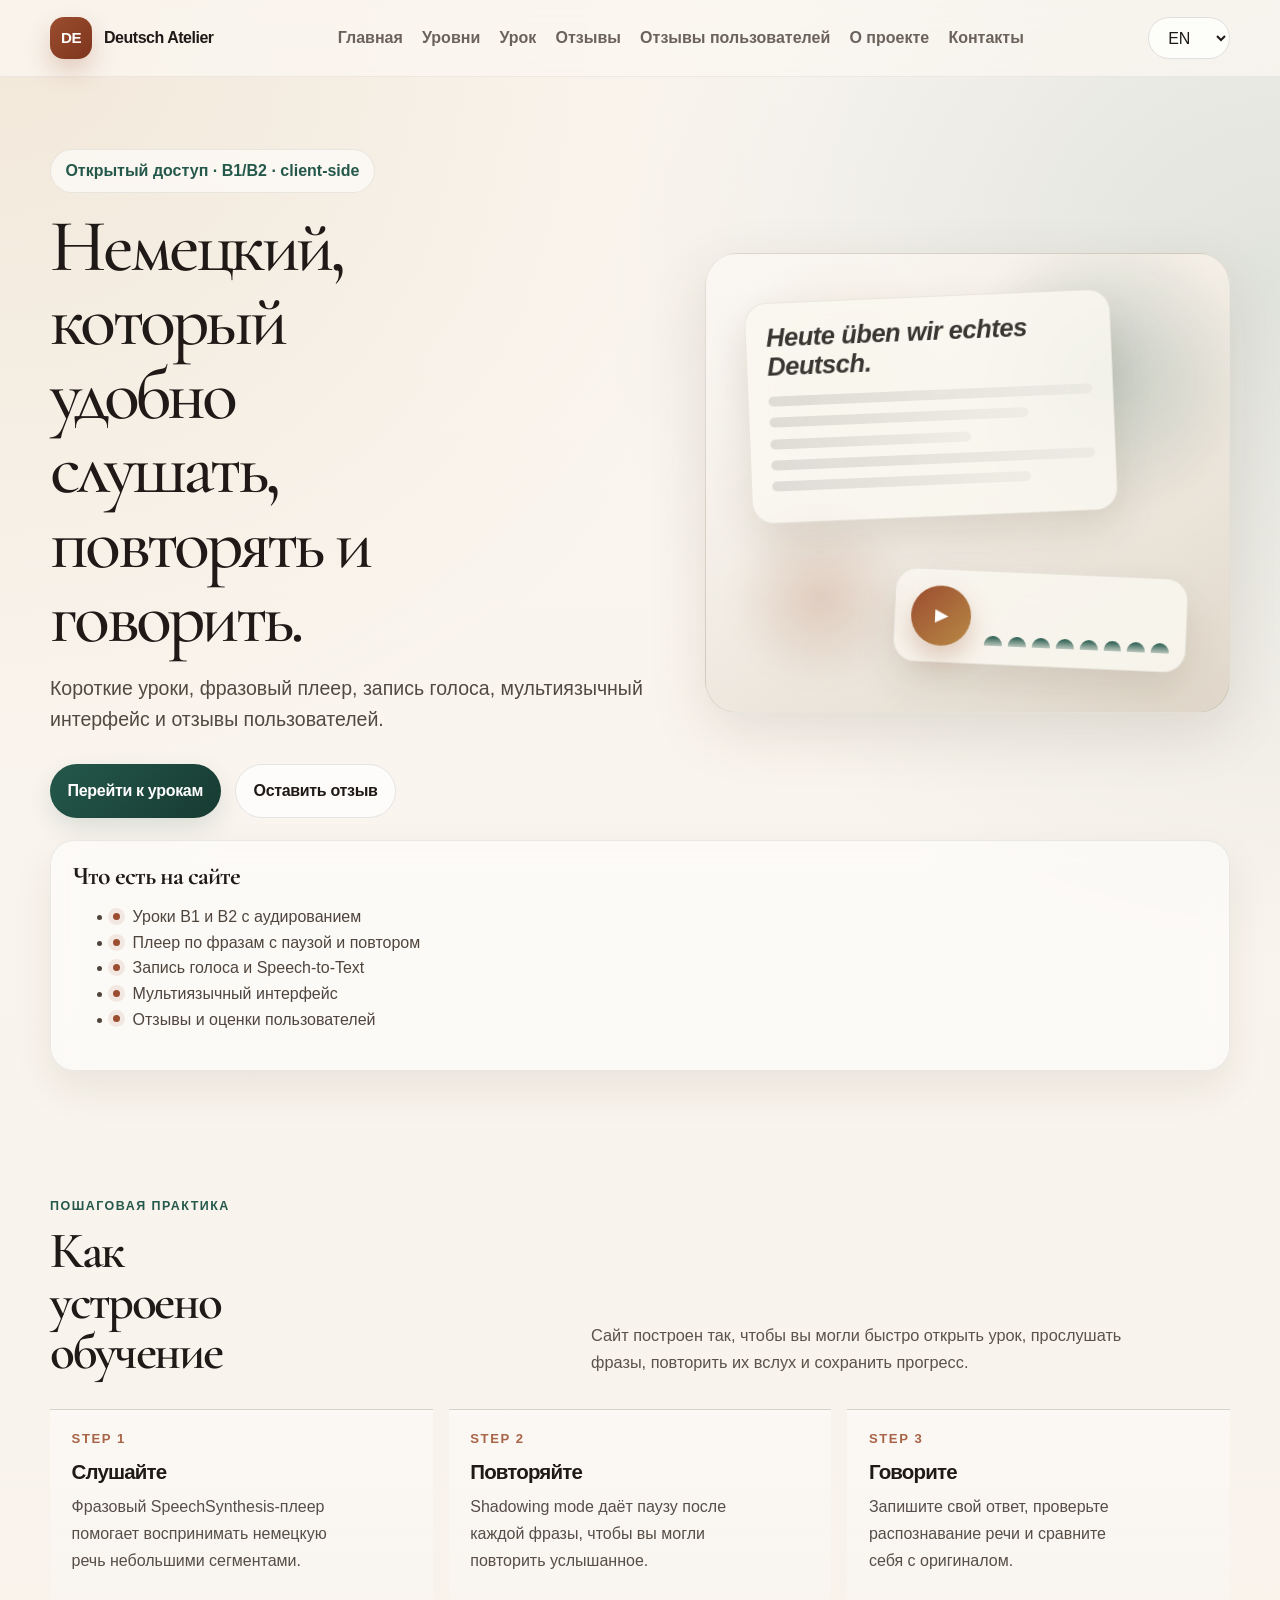
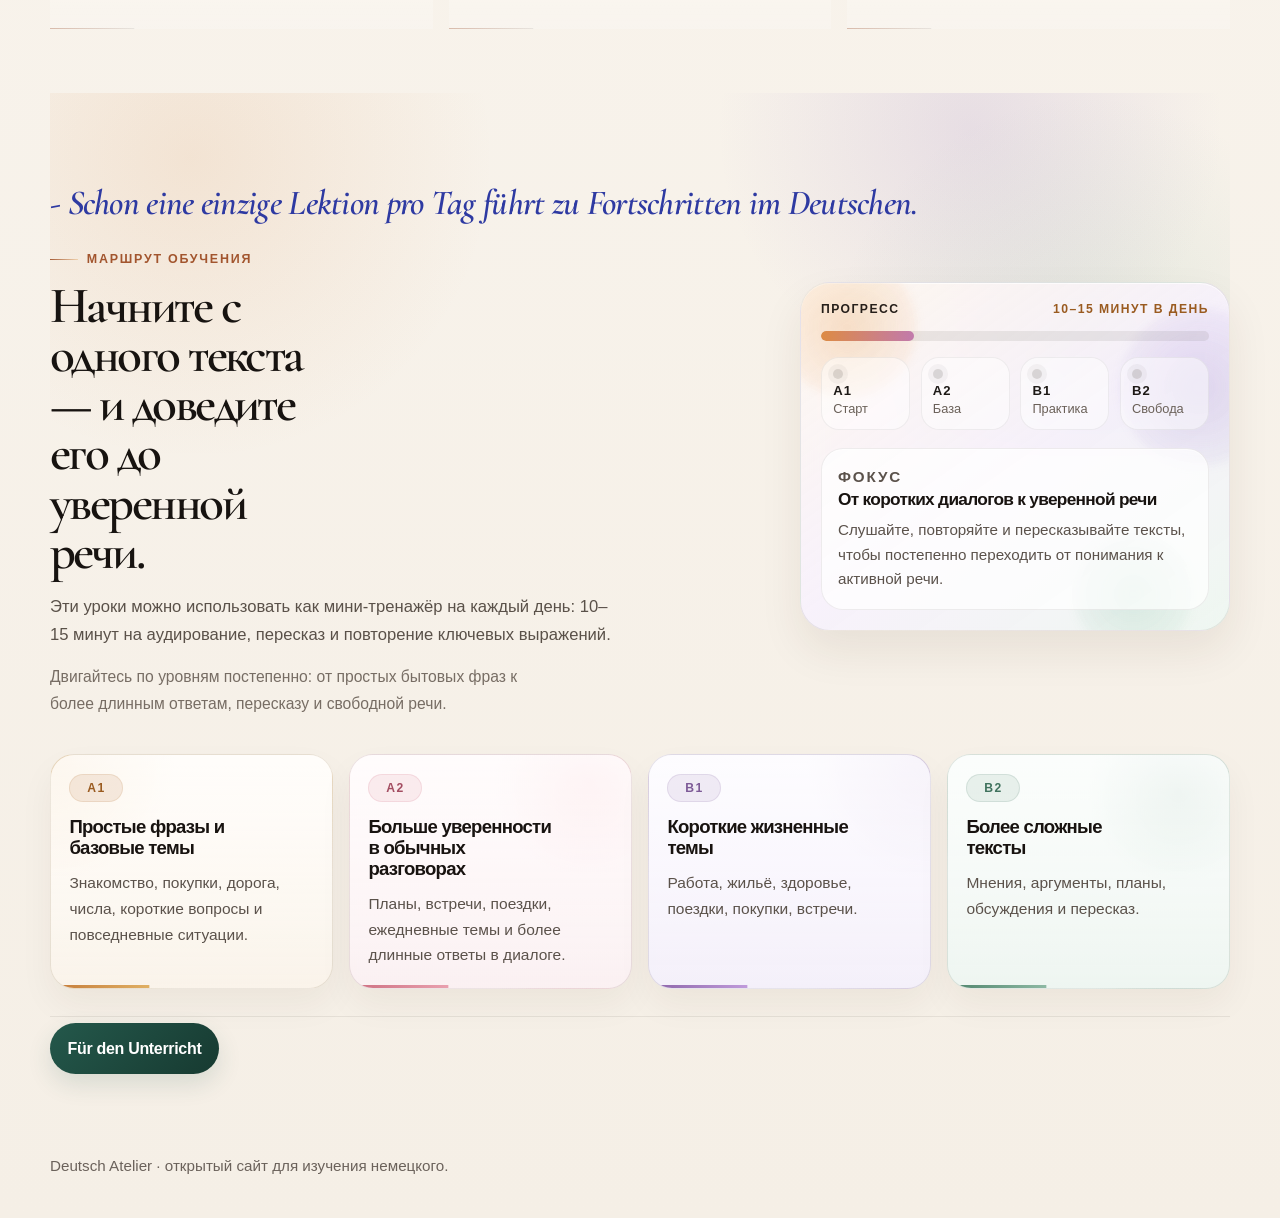
<file: index.html>
<!-- index.html -->
<!DOCTYPE html>
<html lang="ru">
<head>
  <meta charset="UTF-8" />
  <meta name="viewport" content="width=device-width, initial-scale=1.0" />
  <title>Deutsch Atelier</title>
  <link href="https://fonts.googleapis.com/css2?family=Cormorant+Garamond:ital,wght@0,400;0,500;1,400;1,500&display=swap" rel="stylesheet">
  <link rel="stylesheet" href="assets/css/style.css" />
</head>
<body data-page="home">
  <header class="site-header">
    <div class="container header-inner">
      <a class="brand" href="index.html">
        <span class="brand-mark">DE</span>
        <span class="brand-text">Deutsch Atelier</span>
      </a>

      <nav class="main-nav">
        <a href="index.html" data-i18n="nav_home">Главная</a>
        <a href="levels.html" data-i18n="nav_levels">Уровни</a>
        <a href="lesson.html?id=b1-01" data-i18n="nav_lesson">Урок</a>
        <a href="feedback.html" data-i18n="nav_feedback">Отзывы</a>
        <a href="reviews.html" data-i18n="nav_reviews">Отзывы пользователей</a>
        <a href="about.html" data-i18n="nav_about">О проекте</a>
        <a href="contact.html" data-i18n="nav_contact">Контакты</a>
      </nav>

      <div class="header-tools">
        <select id="languageSwitcher" class="language-switcher" aria-label="Language switcher">
          <option value="ru">RU</option>
          <option value="uk">UA</option>
          <option value="en">EN</option>
          <option value="es">ES</option>
        </select>
      </div>
    </div>
  </header>

  <main>
  <section class="hero container">
  <div class="hero-grid">
    <div class="hero-copy">
      <p class="eyebrow" data-i18n="home_eyebrow">
        <span class="eyebrow-dot" aria-hidden="true"></span>
        Открытый доступ · B1/B2 · client-side
      </p>

      <h1 data-i18n="home_title">Немецкий, который удобно слушать, повторять и говорить.</h1>

      <p class="lead" data-i18n="home_lead">
        Короткие уроки, фразовый плеер, запись голоса, мультиязычный интерфейс и отзывы пользователей.
      </p>

      <div class="hero-actions">
        <a class="btn btn-primary" href="levels.html" data-i18n="home_cta_levels">Перейти к урокам</a>
        <a class="btn btn-secondary" href="feedback.html" data-i18n="home_cta_feedback">Оставить отзыв</a>
      </div>
    </div>

    <div class="visual-panel reveal" aria-hidden="true">
      <div class="floating-sheet sheet-main">
        <h3>Heute üben wir echtes Deutsch.</h3>
        <div class="sheet-line"></div>
        <div class="sheet-line mid"></div>
        <div class="sheet-line short"></div>
        <div class="sheet-line"></div>
        <div class="sheet-line mid"></div>
      </div>

      <div class="floating-sheet sheet-audio">
        <div class="audio-ui">
          <div class="play-orb">▶</div>
          <div class="wave">
            <span></span><span></span><span></span><span></span>
            <span></span><span></span><span></span><span></span>
          </div>
        </div>
      </div>
    </div>
  </div>

  <div class="hero-card reveal">
    <h2 data-i18n="home_card_title">Что есть на сайте</h2>
    <ul class="feature-list">
      <li data-i18n="home_feature_1">Уроки B1 и B2 с аудированием</li>
      <li data-i18n="home_feature_2">Плеер по фразам с паузой и повтором</li>
      <li data-i18n="home_feature_3">Запись голоса и Speech-to-Text</li>
      <li data-i18n="home_feature_4">Мультиязычный интерфейс</li>
      <li data-i18n="home_feature_5">Отзывы и оценки пользователей</li>
    </ul>
  </div>
</section>
<section class="container section learning-steps" aria-labelledby="learning-steps-title">
  <div class="steps-top reveal">
    <p class="steps-kicker">Пошаговая практика</p>

    <div class="steps-head-inline">
      <h2 id="learning-steps-title" data-i18n="home_section_title">Как устроено обучение</h2>
      <p data-i18n="home_section_text">
        Сайт построен так, чтобы вы могли быстро открыть урок, прослушать фразы, повторить их вслух и сохранить прогресс.
      </p>
    </div>
  </div>

  <div class="steps-row reveal" aria-label="Этапы обучения">
    <div class="step-block">
      <span class="step-index">Step 1</span>
      <h3 data-i18n="home_step_1_title">Слушайте</h3>
      <p data-i18n="home_step_1_text">
        Фразовый SpeechSynthesis-плеер помогает воспринимать немецкую речь небольшими сегментами.
      </p>
    </div>

    <div class="step-block">
      <span class="step-index">Step 2</span>
      <h3 data-i18n="home_step_2_title">Повторяйте</h3>
      <p data-i18n="home_step_2_text">
        Shadowing mode даёт паузу после каждой фразы, чтобы вы могли повторить услышанное.
      </p>
    </div>

    <div class="step-block">
      <span class="step-index">Step 3</span>
      <h3 data-i18n="home_step_3_title">Говорите</h3>
      <p data-i18n="home_step_3_text">
        Запишите свой ответ, проверьте распознавание речи и сравните себя с оригиналом.
      </p>
    </div>
  </div>
</section>
<style>
  .learning-steps{
  padding-top: clamp(3.5rem, 7vw, 6rem);
}

.steps-top{
  margin-bottom: 2rem;
}

.steps-kicker{
  margin: 0 0 .85rem;
  font-size: .78rem;
  line-height: 1;
  font-weight: 700;
  letter-spacing: .12em;
  text-transform: uppercase;
  color: var(--accent-2);
}

.steps-head-inline{
  display: grid;
  grid-template-columns: minmax(260px, .95fr) minmax(320px, 1.2fr);
  gap: 1.4rem 2.2rem;
  align-items: end;
}

.steps-head-inline h2{
  margin: 0;
  font-size: clamp(2rem, 4vw, 3.2rem);
  line-height: .98;
  letter-spacing: -0.045em;
  font-weight: 600;
  max-width: 10ch;
}

.steps-head-inline p{
  margin: 0;
  max-width: 60ch;
  color: #5a524b;
  font-size: 1.02rem;
  line-height: 1.7;
}

.steps-row{
  display: grid;
  grid-template-columns: repeat(3, 1fr);
  gap: 1rem;
  align-items: stretch;
}

.step-block{
  position: relative;
  min-height: 220px;
  display: flex;
  flex-direction: column;
  justify-content: flex-start;
  padding: 1.35rem 1.35rem 1.5rem;
  border-top: 1px solid rgba(29, 26, 23, .16);
  background: linear-gradient(180deg, rgba(255,255,255,.46), rgba(255,255,255,.18));
  transition: transform .28s ease, border-color .28s ease, background .28s ease;
}

.step-block::after{
  content: "";
  position: absolute;
  inset: auto 0 0 0;
  height: 1px;
  background: linear-gradient(90deg, rgba(156,79,46,.35), rgba(29,26,23,.08));
  transform: scaleX(.22);
  transform-origin: left;
  transition: transform .28s ease;
}

.step-block:hover{
  transform: translateY(-4px);
  border-top-color: rgba(156,79,46,.42);
  background: linear-gradient(180deg, rgba(255,255,255,.68), rgba(248,242,236,.42));
}

.step-block:hover::after{
  transform: scaleX(1);
}

.step-index{
  display: inline-block;
  margin-bottom: 1rem;
  font-size: .82rem;
  line-height: 1;
  letter-spacing: .12em;
  text-transform: uppercase;
  font-weight: 700;
  color: rgba(156,79,46,.88);
}

.step-block h3{
  margin: 0 0 .7rem;
  font-size: 1.28rem;
  line-height: 1.08;
  font-weight: 600;
}

.step-block p{
  margin: 0;
  color: #564e47;
  line-height: 1.68;
  max-width: 30ch;
}

@media (max-width: 920px){
  .steps-head-inline{
    grid-template-columns: 1fr;
    gap: .8rem;
  }

  .steps-head-inline h2{
    max-width: none;
  }

  .steps-head-inline p{
    max-width: 100%;
  }

  .steps-row{
    grid-template-columns: 1fr;
  }

  .step-block{
    min-height: auto;
    padding: 1.1rem 0 1.2rem;
  }

  .step-block p{
    max-width: 100%;
  }
}

</style>

<section class="container section levels-path levels-path--vivid" aria-labelledby="levels-path-title">
  <h2 class="levels-motivation-text">
    <i> - Schon eine einzige Lektion pro Tag führt zu Fortschritten im Deutschen.</i>
  </h2>

  <div class="levels-top reveal">
    <p class="levels-kicker">Маршрут обучения</p>

    <div class="levels-intro">
      <div class="levels-copy">
        <h2 id="levels-path-title" data-i18n="home_levels_title">
          Начните с одного текста — и доведите его до уверенной речи.
        </h2>
        <p class="levels-lead" data-i18n="home_levels_text">
          Эти уроки можно использовать как мини-тренажёр на каждый день: 10–15 минут на аудирование, пересказ и повторение ключевых выражений.
        </p>
        <p class="levels-note">
          Двигайтесь по уровням постепенно: от простых бытовых фраз к более длинным ответам, пересказу и свободной речи.
        </p>
      </div>

      <aside class="levels-visual" aria-label="Прогресс по уровням">
        <div class="visual-shell">
          <div class="visual-orb visual-orb--amber"></div>
          <div class="visual-orb visual-orb--violet"></div>
          <div class="visual-orb visual-orb--mint"></div>

          <div class="visual-head">
            <span class="visual-label">Прогресс</span>
            <span class="visual-time">10–15 минут в день</span>
          </div>

          <div class="progress-rail" aria-hidden="true">
            <span class="progress-fill"></span>
          </div>

          <div class="progress-stops">
            <div class="progress-stop is-complete">
              <span class="stop-dot"></span>
              <span class="stop-level">A1</span>
              <span class="stop-text">Старт</span>
            </div>
            <div class="progress-stop is-complete">
              <span class="stop-dot"></span>
              <span class="stop-level">A2</span>
              <span class="stop-text">База</span>
            </div>
            <div class="progress-stop is-active">
              <span class="stop-dot"></span>
              <span class="stop-level">B1</span>
              <span class="stop-text">Практика</span>
            </div>
            <div class="progress-stop">
              <span class="stop-dot"></span>
              <span class="stop-level">B2</span>
              <span class="stop-text">Свобода</span>
            </div>
          </div>

          <div class="visual-card">
            <p class="visual-card-label">Фокус</p>
            <h3>От коротких диалогов к уверенной речи</h3>
            <p>
              Слушайте, повторяйте и пересказывайте тексты, чтобы постепенно переходить от понимания к активной речи.
            </p>
          </div>
        </div>
      </aside>
    </div>
  </div>

  <div class="levels-grid reveal" aria-label="Уровни обучения">
    <a class="level-tile level-tile--a1" href="levels.html#a1">
      <span class="level-badge">A1</span>
      <h3>Простые фразы и базовые темы</h3>
      <p>Знакомство, покупки, дорога, числа, короткие вопросы и повседневные ситуации.</p>
    </a>

    <a class="level-tile level-tile--a2" href="levels.html#a2">
      <span class="level-badge">A2</span>
      <h3>Больше уверенности в обычных разговорах</h3>
      <p>Планы, встречи, поездки, ежедневные темы и более длинные ответы в диалоге.</p>
    </a>

    <a class="level-tile level-tile--b1" href="levels.html#b1">
      <span class="level-badge">B1</span>
      <h3 data-i18n="home_b1_title">Короткие жизненные темы</h3>
      <p data-i18n="home_b1_text">Работа, жильё, здоровье, поездки, покупки, встречи.</p>
    </a>

    <a class="level-tile level-tile--b2" href="levels.html#b2">
      <span class="level-badge">B2</span>
      <h3 data-i18n="home_b2_title">Более сложные тексты</h3>
      <p data-i18n="home_b2_text">Мнения, аргументы, планы, обсуждения и пересказ.</p>
    </a>
  </div>

  <div class="levels-bottom reveal">
    <a class="btn" href="levels.html">Für den Unterricht</a>
  </div>
</section>


<style>
  .levels-path--vivid{
    position: relative;
    padding-top: clamp(3.8rem, 7vw, 6.4rem);
    isolation: isolate;
  }

  .levels-path--vivid::before{
    content: "";
    position: absolute;
    inset: 0 0 auto 0;
    height: 360px;
    background:
      radial-gradient(circle at 12% 18%, rgba(214, 138, 72, .14), transparent 28%),
      radial-gradient(circle at 78% 10%, rgba(132, 98, 188, .14), transparent 26%),
      radial-gradient(circle at 88% 72%, rgba(86, 157, 130, .12), transparent 24%);
    pointer-events: none;
    z-index: -1;
  }

  /*.levels-motivation-text{
    margin: 0 0 1.35rem;
    font-size: clamp(1.35rem, 2.6vw, 2.15rem);
    line-height: 1.14;
    font-style: italic;
    font-weight: 600;
    color: #2e3aa2;;
    letter-spacing: -0.03em;
    max-width: 24ch;
  }*/
  .levels-motivation-text{
  margin: 0 0 1.2rem;
  font-size: clamp(1.4rem, 2.8vw, 2.2rem);
  line-height: 1.15;
  font-style: italic;
  font-weight: 600;
  color: #2e3aa2;
  letter-spacing: -0.02em;
}

  /*.levels-motivation-text{
    display: inline-flex;
    align-items: center;
    text-transform: uppercase;
    color: #2e3aa2;
  }*/


  .levels-top{
    margin-bottom: 2.3rem;
  }

  .levels-kicker{
    display: inline-flex;
    align-items: center;
    gap: .55rem;
    margin: 0 0 1rem;
    font-size: .78rem;
    line-height: 1;
    font-weight: 800;
    letter-spacing: .14em;
    text-transform: uppercase;
    color: #a2552e;
  }

  .levels-kicker::before{
    content: "";
    width: 28px;
    height: 1px;
    background: linear-gradient(90deg, rgba(162,85,46,.95), rgba(233,180,116,.45));
  }

  .levels-intro{
    display: grid;
    grid-template-columns: minmax(0, 1fr) minmax(340px, 430px);
    gap: 1.7rem 2.2rem;
    align-items: start;
  }

  .levels-copy h2{
    margin: 0 0 1rem;
    font-size: clamp(2.1rem, 4vw, 3.35rem);
    line-height: .96;
    letter-spacing: -0.05em;
    font-weight: 600;
    color: #171310;
    max-width: 12ch;
  }

  .levels-lead{
    margin: 0 0 .9rem;
    max-width: 62ch;
    color: #5a5149;
    font-size: 1.04rem;
    line-height: 1.72;
  }

  .levels-note{
    margin: 0;
    max-width: 58ch;
    color: #776d64;
    font-size: .98rem;
    line-height: 1.68;
  }

  .levels-visual{
    position: relative;
  }

  .visual-shell{
    position: relative;
    padding: 1.25rem;
    border-radius: 30px;
    overflow: hidden;
    border: 1px solid rgba(29,26,23,.08);
    background:
      linear-gradient(145deg, rgba(255,248,239,.92), rgba(247,241,255,.82) 52%, rgba(236,248,242,.8));
    box-shadow:
      0 20px 44px rgba(59, 38, 18, .08),
      inset 0 1px 0 rgba(255,255,255,.7);
    backdrop-filter: blur(14px);
  }

  .visual-orb{
    position: absolute;
    border-radius: 999px;
    filter: blur(4px);
    pointer-events: none;
  }

  .visual-orb--amber{
    width: 140px;
    height: 140px;
    top: -26px;
    left: -24px;
    background: radial-gradient(circle, rgba(228,157,84,.28), rgba(228,157,84,0));
  }

  .visual-orb--violet{
    width: 160px;
    height: 160px;
    top: 24px;
    right: -50px;
    background: radial-gradient(circle, rgba(143,110,201,.22), rgba(143,110,201,0));
  }

  .visual-orb--mint{
    width: 120px;
    height: 120px;
    bottom: -24px;
    right: 36px;
    background: radial-gradient(circle, rgba(90,170,136,.18), rgba(90,170,136,0));
  }

  .visual-head{
    position: relative;
    z-index: 1;
    display: flex;
    justify-content: space-between;
    align-items: center;
    gap: .75rem;
    margin-bottom: 1rem;
  }

  .visual-label,
  .visual-time{
    font-size: .76rem;
    line-height: 1;
    text-transform: uppercase;
    letter-spacing: .12em;
    font-weight: 800;
  }

  .visual-label{
    color: #261f1a;
  }

  .visual-time{
    color: #9a5b20;
  }

  .progress-rail{
    position: relative;
    z-index: 1;
    height: 10px;
    border-radius: 999px;
    overflow: hidden;
    background: rgba(35,28,24,.08);
    margin-bottom: 1rem;
  }

  .progress-fill{
    position: absolute;
    inset: 0 auto 0 0;
    width: 24%;
    border-radius: inherit;
    background: linear-gradient(90deg, #dd8b44 0%, #bf78b6 55%, #64a889 100%);
    background-size: 200% 100%;
    animation: progressLoop 12s ease-in-out infinite;
  }

  .progress-stops{
    position: relative;
    z-index: 1;
    display: grid;
    grid-template-columns: repeat(4, minmax(0, 1fr));
    gap: .65rem;
    margin-bottom: 1.15rem;
  }

  .progress-stop{
    display: grid;
    justify-items: start;
    gap: .28rem;
    padding: .7rem .7rem .75rem;
    border-radius: 18px;
    background: rgba(255,255,255,.48);
    border: 1px solid rgba(29,26,23,.06);
    transition: transform .25s ease, background .25s ease, border-color .25s ease;
  }

  .stop-dot{
    width: 10px;
    height: 10px;
    border-radius: 50%;
    background: rgba(35,28,24,.16);
    box-shadow: 0 0 0 5px rgba(35,28,24,.04);
  }

  .stop-level{
    font-size: .82rem;
    line-height: 1;
    font-weight: 800;
    letter-spacing: .08em;
    text-transform: uppercase;
    color: #1d1916;
  }

  .stop-text{
    font-size: .8rem;
    line-height: 1.2;
    color: #6a6058;
  }

  .visual-card{
    position: relative;
    z-index: 1;
    padding: 1rem 1rem 1.05rem;
    border-radius: 22px;
    background: rgba(255,255,255,.7);
    border: 1px solid rgba(29,26,23,.07);
    box-shadow: inset 0 1px 0 rgba(255,255,255,.6);
  }

  .visual-card-label{
    margin: 0 0 .55rem;
    font-size: .74rem;
    line-height: 1;
    text-transform: uppercase;
    letter-spacing: .12em;
    color: #8a7465;
    font-weight: 800;
  }

  .visual-card h3{
    margin: 0 0 .55rem;
    font-size: 1.08rem;
    line-height: 1.14;
    font-weight: 600;
    color: #181310;
  }

  .visual-card p{
    margin: 0;
    color: #5b524b;
    line-height: 1.62;
    font-size: .95rem;
  }

  .levels-grid{
    display: grid;
    grid-template-columns: repeat(4, minmax(0, 1fr));
    gap: 1rem;
    margin-bottom: 1.7rem;
  }

  .level-tile{
    position: relative;
    min-height: 224px;
    display: flex;
    flex-direction: column;
    padding: 1.2rem 1.15rem 1.25rem;
    border-radius: 24px;
    overflow: hidden;
    color: inherit;
    border: 1px solid rgba(29,26,23,.08);
    box-shadow: 0 16px 34px rgba(59,38,18,.05);
    transition: transform .28s ease, box-shadow .28s ease, border-color .28s ease;
    animation: tilePulse 12s ease-in-out infinite;
  }

  .level-tile::before{
    content: "";
    position: absolute;
    inset: 0;
    background: linear-gradient(180deg, rgba(255,255,255,.72), rgba(255,255,255,.3));
    pointer-events: none;
  }

  .level-tile::after{
    content: "";
    position: absolute;
    inset: auto 0 0 0;
    height: 3px;
    transform: scaleX(.35);
    transform-origin: left;
    transition: transform .28s ease;
  }

  .level-tile > *{
    position: relative;
    z-index: 1;
  }

  .level-badge{
    display: inline-flex;
    align-items: center;
    justify-content: center;
    width: fit-content;
    min-width: 54px;
    min-height: 28px;
    padding: 0 .72rem;
    margin-bottom: .95rem;
    border-radius: 999px;
    font-size: .76rem;
    line-height: 1;
    letter-spacing: .12em;
    text-transform: uppercase;
    font-weight: 800;
  }

  .level-tile h3{
    margin: 0 0 .7rem;
    font-size: 1.16rem;
    line-height: 1.12;
    font-weight: 600;
    color: #181310;
    max-width: 18ch;
  }

  .level-tile p{
    margin: 0;
    color: #5b524b;
    line-height: 1.66;
    font-size: .97rem;
    max-width: 28ch;
  }

  .level-tile--a1{
    background:
      radial-gradient(circle at top left, rgba(229,177,103,.28), transparent 34%),
      linear-gradient(180deg, rgba(255,248,239,.96), rgba(248,238,224,.86));
    animation-delay: 0s;
  }

  .level-tile--a1 .level-badge{
    background: rgba(176,111,49,.12);
    color: #9a5b20;
    border: 1px solid rgba(176,111,49,.14);
  }

  .level-tile--a1::after{
    background: linear-gradient(90deg, #c47a39, #e0b064);
  }

  .level-tile--a2{
    background:
      radial-gradient(circle at 85% 12%, rgba(241,124,137,.18), transparent 30%),
      linear-gradient(180deg, rgba(255,244,246,.96), rgba(249,233,237,.88));
    animation-delay: 3s;
  }

  .level-tile--a2 .level-badge{
    background: rgba(205,96,118,.1);
    color: #a34d61;
    border: 1px solid rgba(205,96,118,.14);
  }

  .level-tile--a2::after{
    background: linear-gradient(90deg, #cc6e7f, #e9a1af);
  }

  .level-tile--b1{
    background:
      radial-gradient(circle at top right, rgba(154,112,181,.2), transparent 34%),
      linear-gradient(180deg, rgba(248,244,255,.96), rgba(238,232,249,.9));
    animation-delay: 6s;
  }

  .level-tile--b1 .level-badge{
    background: rgba(128,91,159,.1);
    color: #7d5a97;
    border: 1px solid rgba(128,91,159,.14);
  }

  .level-tile--b1::after{
    background: linear-gradient(90deg, #8b64a7, #c09bdb);
  }

  .level-tile--b2{
    background:
      radial-gradient(circle at 82% 16%, rgba(101,150,128,.22), transparent 30%),
      linear-gradient(180deg, rgba(241,249,245,.96), rgba(229,241,235,.9));
    animation-delay: 9s;
  }

  .level-tile--b2 .level-badge{
    background: rgba(74,124,102,.1);
    color: #3f725d;
    border: 1px solid rgba(74,124,102,.14);
  }

  .level-tile--b2::after{
    background: linear-gradient(90deg, #4d836b, #8eb9a4);
  }

  .progress-stop--a1{ animation: stopPulseA1 12s ease-in-out infinite; }
  .progress-stop--a2{ animation: stopPulseA2 12s ease-in-out infinite; }
  .progress-stop--b1{ animation: stopPulseB1 12s ease-in-out infinite; }
  .progress-stop--b2{ animation: stopPulseB2 12s ease-in-out infinite; }

  .levels-bottom{
    display: flex;
    justify-content: flex-start;
    padding-top: .35rem;
    border-top: 1px solid rgba(29,26,23,.08);
  }

  @keyframes progressLoop{
    0%, 20%{ width: 24%; }
    25%, 45%{ width: 48%; }
    50%, 70%{ width: 72%; }
    75%, 95%{ width: 100%; }
    100%{ width: 24%; }
  }

  @keyframes tilePulse{
    0%, 100%{
      transform: translateY(0);
      box-shadow: 0 16px 34px rgba(59,38,18,.05);
      border-color: rgba(29,26,23,.08);
    }
    8%, 18%{
      transform: translateY(-8px);
      box-shadow: 0 24px 44px rgba(59,38,18,.1);
      border-color: rgba(29,26,23,.16);
    }
    25%, 100%{
      transform: translateY(0);
      box-shadow: 0 16px 34px rgba(59,38,18,.05);
      border-color: rgba(29,26,23,.08);
    }
  }

  @keyframes stopPulseA1{
    0%, 20%{
      background: rgba(255,255,255,.78);
      border-color: rgba(221,139,68,.22);
      transform: translateY(-2px);
    }
    21%, 100%{
      background: rgba(255,255,255,.48);
      border-color: rgba(29,26,23,.06);
      transform: translateY(0);
    }
  }

  @keyframes stopPulseA2{
    0%, 24%, 100%{
      background: rgba(255,255,255,.48);
      border-color: rgba(29,26,23,.06);
      transform: translateY(0);
    }
    25%, 45%{
      background: rgba(255,255,255,.78);
      border-color: rgba(204,110,127,.22);
      transform: translateY(-2px);
    }
  }

  @keyframes stopPulseB1{
    0%, 49%, 100%{
      background: rgba(255,255,255,.48);
      border-color: rgba(29,26,23,.06);
      transform: translateY(0);
    }
    50%, 70%{
      background: rgba(255,255,255,.78);
      border-color: rgba(143,110,201,.22);
      transform: translateY(-2px);
    }
  }

  @keyframes stopPulseB2{
    0%, 74%, 100%{
      background: rgba(255,255,255,.48);
      border-color: rgba(29,26,23,.06);
      transform: translateY(0);
    }
    75%, 95%{
      background: rgba(255,255,255,.78);
      border-color: rgba(77,131,107,.22);
      transform: translateY(-2px);
    }
  }

  .progress-stop--a1 .stop-dot{
    animation: dotPulseA1 12s ease-in-out infinite;
  }

  .progress-stop--a2 .stop-dot{
    animation: dotPulseA2 12s ease-in-out infinite;
  }

  .progress-stop--b1 .stop-dot{
    animation: dotPulseB1 12s ease-in-out infinite;
  }

  .progress-stop--b2 .stop-dot{
    animation: dotPulseB2 12s ease-in-out infinite;
  }

  @keyframes dotPulseA1{
    0%, 20%{ background: #dd8b44; box-shadow: 0 0 0 6px rgba(221,139,68,.16); }
    21%, 100%{ background: rgba(35,28,24,.16); box-shadow: 0 0 0 5px rgba(35,28,24,.04); }
  }

  @keyframes dotPulseA2{
    0%, 24%, 100%{ background: rgba(35,28,24,.16); box-shadow: 0 0 0 5px rgba(35,28,24,.04); }
    25%, 45%{ background: #cc6e7f; box-shadow: 0 0 0 6px rgba(204,110,127,.16); }
  }

  @keyframes dotPulseB1{
    0%, 49%, 100%{ background: rgba(35,28,24,.16); box-shadow: 0 0 0 5px rgba(35,28,24,.04); }
    50%, 70%{ background: #8f6ec9; box-shadow: 0 0 0 6px rgba(143,110,201,.16); }
  }

  @keyframes dotPulseB2{
    0%, 74%, 100%{ background: rgba(35,28,24,.16); box-shadow: 0 0 0 5px rgba(35,28,24,.04); }
    75%, 95%{ background: #4d836b; box-shadow: 0 0 0 6px rgba(77,131,107,.16); }
  }

  @media (max-width: 1100px){
    .levels-grid{
      grid-template-columns: repeat(2, minmax(0, 1fr));
    }
  }

  @media (max-width: 920px){
    .levels-intro{
      grid-template-columns: 1fr;
    }

    .levels-copy h2,
    .levels-motivation-text{
      max-width: none;
    }

    .levels-lead,
    .levels-note{
      max-width: 100%;
    }

    .levels-visual{
      max-width: 560px;
    }
  }

  @media (max-width: 640px){
    .levels-grid{
      grid-template-columns: 1fr;
      gap: .85rem;
    }

    .level-tile{
      min-height: auto;
      padding: 1rem 1rem 1.1rem;
      border-radius: 20px;
      animation: none;
    }

    .visual-shell{
      padding: 1rem;
      border-radius: 24px;
    }

    .progress-stops{
      grid-template-columns: repeat(2, minmax(0, 1fr));
    }

    .levels-copy h2{
      font-size: clamp(2rem, 9vw, 3.1rem);
      line-height: 1.01;
    }

    .progress-fill,
    .progress-stop,
    .progress-stop .stop-dot{
      animation-duration: 10s;
    }
  }

  @media (prefers-reduced-motion: reduce){
    .progress-fill,
    .level-tile,
    .progress-stop,
    .progress-stop .stop-dot{
      animation: none !important;
    }

    .progress-fill{
      width: 72%;
    }
  }
</style>

  </main>

  <footer class="site-footer container">
    <p data-i18n="footer_text">Deutsch Atelier · открытый сайт для изучения немецкого.</p>
  </footer>

  <script src="assets/js/app.js"></script>
</body>
</html>
</file>
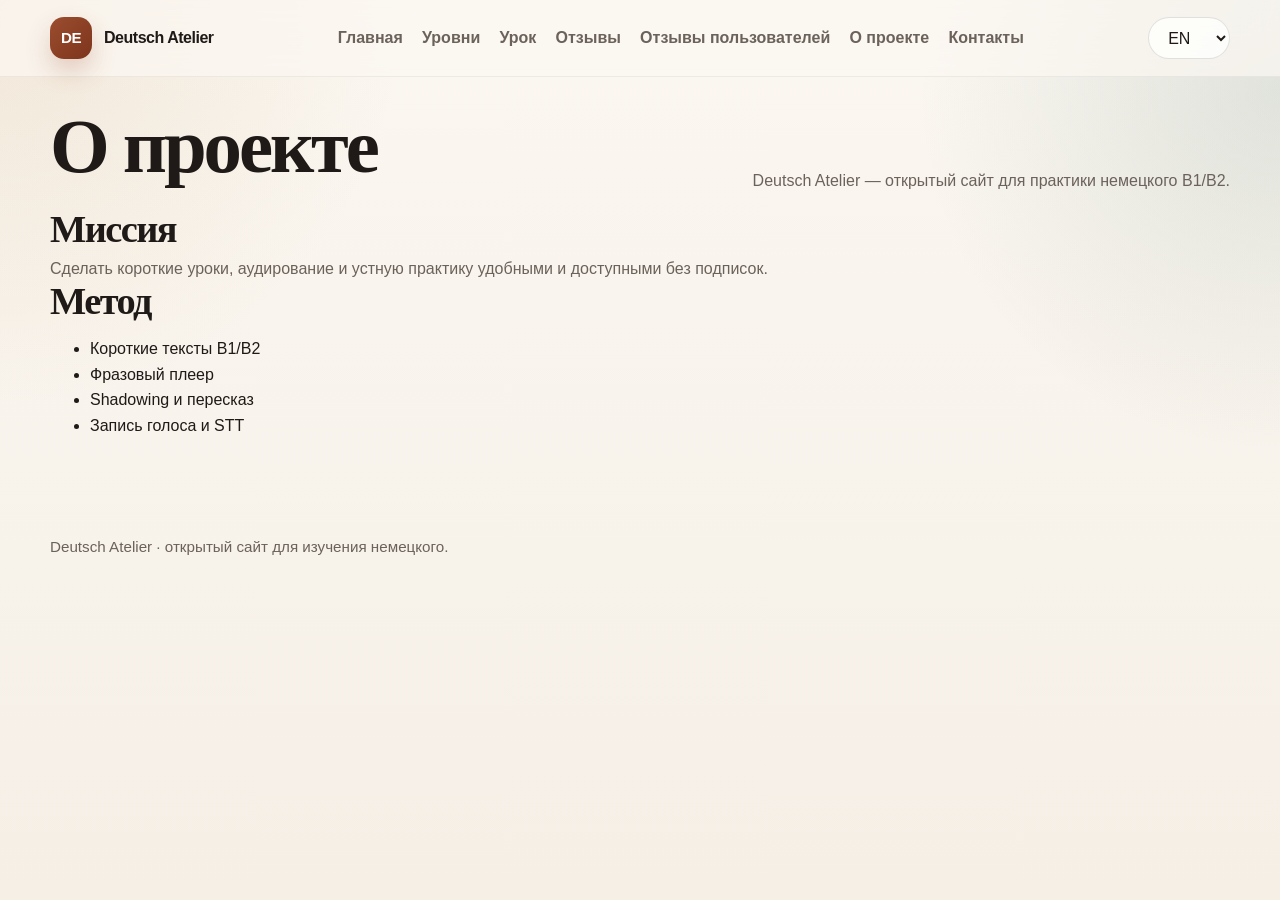
<file: about.html>
<!-- about.html -->
<!DOCTYPE html>
<html lang="ru">
<head>
  <meta charset="UTF-8" />
  <meta name="viewport" content="width=device-width, initial-scale=1.0" />
  <title>Deutsch Atelier — О проекте</title>
  <link rel="stylesheet" href="assets/css/style.css" />
</head>
<body data-page="about">
  <header class="site-header">
    <div class="container header-inner">
      <a class="brand" href="index.html">
        <span class="brand-mark">DE</span>
        <span class="brand-text">Deutsch Atelier</span>
      </a>

      <nav class="main-nav">
        <a href="index.html" data-i18n="nav_home">Главная</a>
        <a href="levels.html" data-i18n="nav_levels">Уровни</a>
        <a href="lesson.html?id=b1-01" data-i18n="nav_lesson">Урок</a>
        <a href="feedback.html" data-i18n="nav_feedback">Отзывы</a>
        <a href="reviews.html" data-i18n="nav_reviews">Отзывы пользователей</a>
        <a href="about.html" data-i18n="nav_about">О проекте</a>
        <a href="contact.html" data-i18n="nav_contact">Контакты</a>
      </nav>

      <div class="header-tools">
        <select id="languageSwitcher" class="language-switcher" aria-label="Language switcher">
          <option value="ru">RU</option>
          <option value="uk">UA</option>
          <option value="en">EN</option>
          <option value="es">ES</option>
        </select>
      </div>
    </div>
  </header>

  <main class="container section">
    <div class="section-head">
      <h1 data-i18n="about_title">О проекте</h1>
      <p data-i18n="about_text">Deutsch Atelier — открытый сайт для практики немецкого B1/B2.</p>
    </div>

    <section class="content-card">
      <h2 data-i18n="about_mission_title">Миссия</h2>
      <p data-i18n="about_mission_text">Сделать короткие уроки, аудирование и устную практику удобными и доступными без подписок.</p>
    </section>

    <section class="content-card">
      <h2 data-i18n="about_method_title">Метод</h2>
      <ul>
        <li data-i18n="about_method_1">Короткие тексты B1/B2</li>
        <li data-i18n="about_method_2">Фразовый плеер</li>
        <li data-i18n="about_method_3">Shadowing и пересказ</li>
        <li data-i18n="about_method_4">Запись голоса и STT</li>
      </ul>
    </section>
  </main>
   
  <footer class="site-footer container">
    <p data-i18n="footer_text">Deutsch Atelier · открытый сайт для изучения немецкого.</p>
  </footer>

  <script src="assets/js/app.js"></script>
  <script src="assets/js/progress.js"></script>
</body>
</html>
</file>
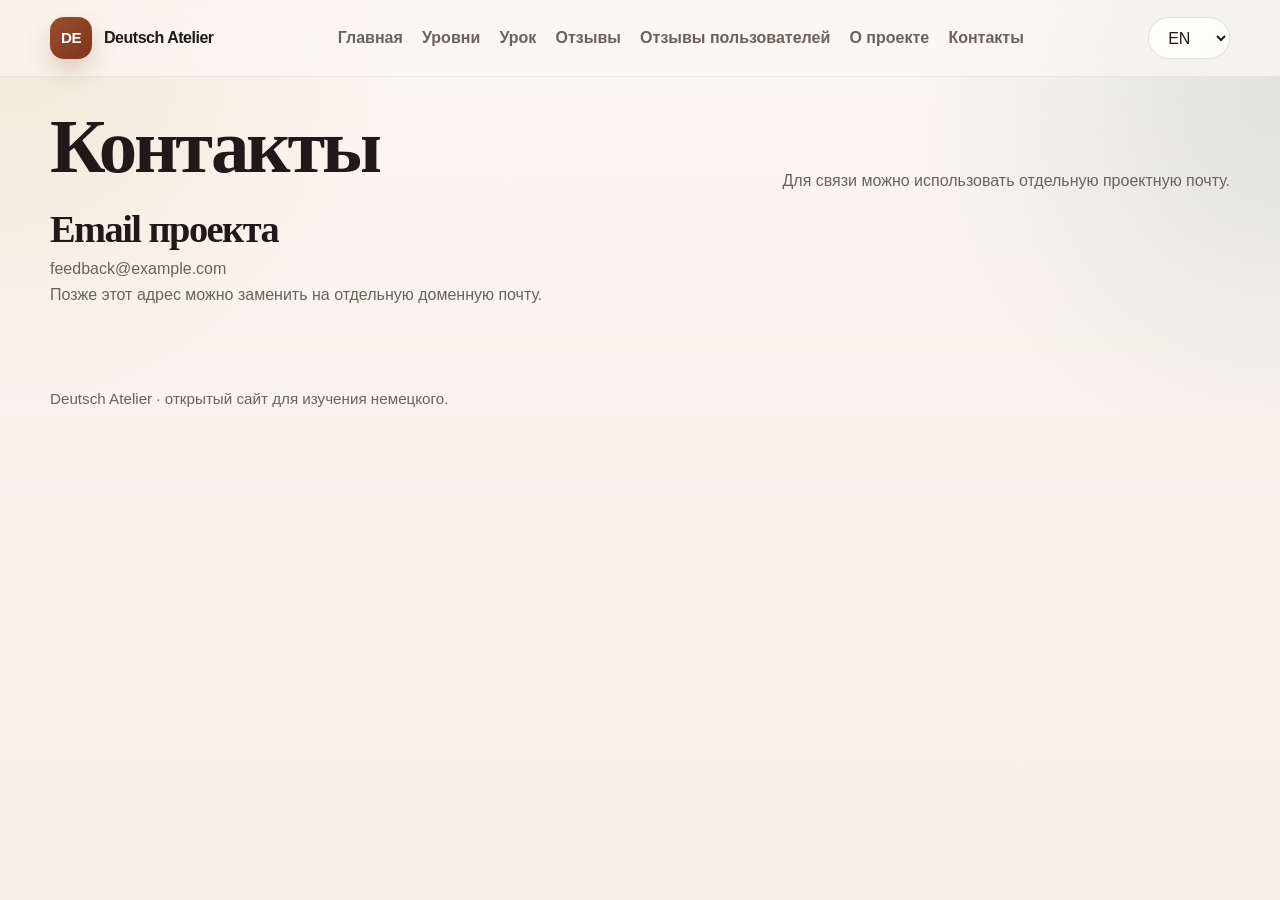
<file: contact.html>
<!-- contact.html -->
<!DOCTYPE html>
<html lang="ru">
<head>
  <meta charset="UTF-8" />
  <meta name="viewport" content="width=device-width, initial-scale=1.0" />
  <title>Deutsch Atelier — Контакты</title>
  <link rel="stylesheet" href="assets/css/style.css" />
</head>
<body data-page="contact">
  <header class="site-header">
    <div class="container header-inner">
      <a class="brand" href="index.html">
        <span class="brand-mark">DE</span>
        <span class="brand-text">Deutsch Atelier</span>
      </a>

      <nav class="main-nav">
        <a href="index.html" data-i18n="nav_home">Главная</a>
        <a href="levels.html" data-i18n="nav_levels">Уровни</a>
        <a href="lesson.html?id=b1-01" data-i18n="nav_lesson">Урок</a>
        <a href="feedback.html" data-i18n="nav_feedback">Отзывы</a>
        <a href="reviews.html" data-i18n="nav_reviews">Отзывы пользователей</a>
        <a href="about.html" data-i18n="nav_about">О проекте</a>
        <a href="contact.html" data-i18n="nav_contact">Контакты</a>
      </nav>

      <div class="header-tools">
        <select id="languageSwitcher" class="language-switcher" aria-label="Language switcher">
          <option value="ru">RU</option>
          <option value="uk">UA</option>
          <option value="en">EN</option>
          <option value="es">ES</option>
        </select>
      </div>
    </div>
  </header>

  <main class="container section">
    <div class="section-head">
      <h1 data-i18n="contact_title">Контакты</h1>
      <p data-i18n="contact_text">Для связи можно использовать отдельную проектную почту.</p>
    </div>

    <section class="content-card">
      <h2 data-i18n="contact_email_title">Email проекта</h2>
      <p><a href="mailto:feedback@example.com">feedback@example.com</a></p>
      <p data-i18n="contact_email_note">Позже этот адрес можно заменить на отдельную доменную почту.</p>
    </section>
  </main>

  <footer class="site-footer container">
    <p data-i18n="footer_text">Deutsch Atelier · открытый сайт для изучения немецкого.</p>
  </footer>

  <script src="assets/js/app.js"></script>
</body>
</html>
</file>
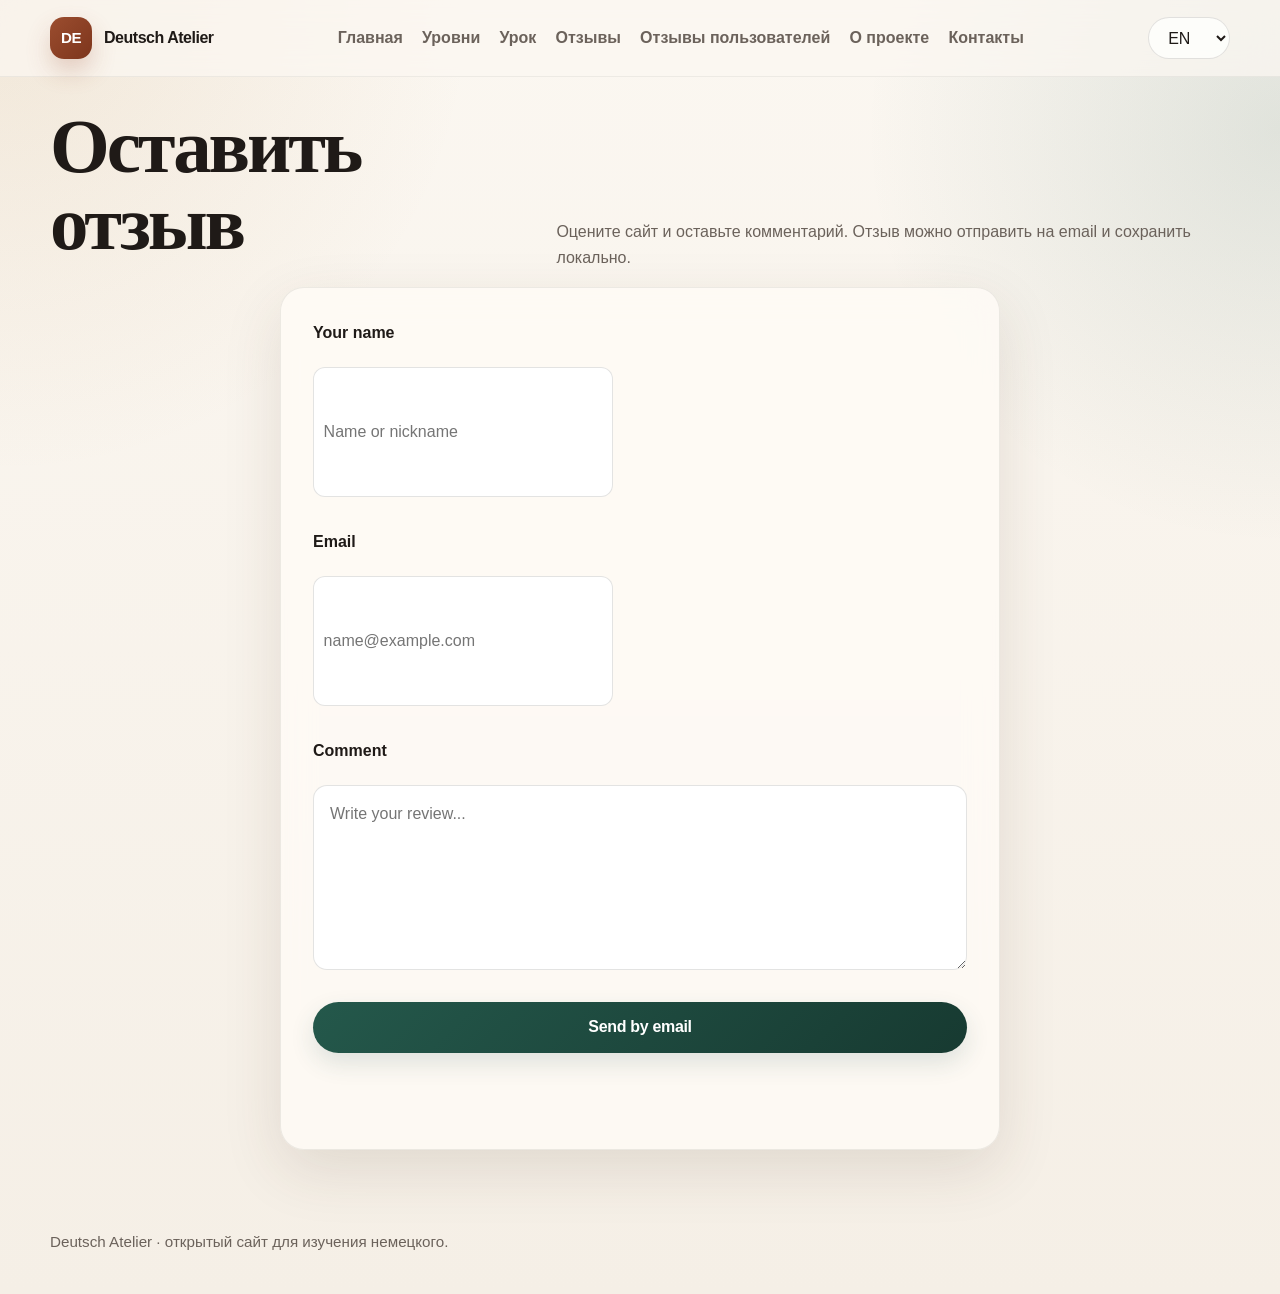
<file: feedback.html>
<!-- feedback.html -->
<!DOCTYPE html>
<html lang="ru">
<head>
  <meta charset="UTF-8" />
  <meta name="viewport" content="width=device-width, initial-scale=1.0" />
  <title>Deutsch Atelier — Отзывы</title>
  <link rel="stylesheet" href="assets/css/style.css" />
</head>
<body data-page="feedback">
  <header class="site-header">
    <div class="container header-inner">
      <a class="brand" href="index.html">
        <span class="brand-mark">DE</span>
        <span class="brand-text">Deutsch Atelier</span>
      </a>

      <nav class="main-nav">
        <a href="index.html" data-i18n="nav_home">Главная</a>
        <a href="levels.html" data-i18n="nav_levels">Уровни</a>
        <a href="lesson.html?id=b1-01" data-i18n="nav_lesson">Урок</a>
        <a href="feedback.html" data-i18n="nav_feedback">Отзывы</a>
        <a href="reviews.html" data-i18n="nav_reviews">Отзывы пользователей</a>
        <a href="about.html" data-i18n="nav_about">О проекте</a>
        <a href="contact.html" data-i18n="nav_contact">Контакты</a>
      </nav>

      <div class="header-tools">
        <select id="languageSwitcher" class="language-switcher" aria-label="Language switcher">
          <option value="ru">RU</option>
          <option value="uk">UA</option>
          <option value="en">EN</option>
          <option value="es">ES</option>
        </select>
      </div>
    </div>
  </header>

  <main class="container section">
    <div class="section-head">
      <h1 data-i18n="feedback_title">Оставить отзыв</h1>
      <p data-i18n="feedback_text">Оцените сайт и оставьте комментарий. Отзыв можно отправить на email и сохранить локально.</p>
    </div>

    <section class="card feedback-card">
    <form id="form" class="feedback-form">
      <input type="hidden" name="access_key" value="fb19764d-80bc-4713-aafa-88a4dfb7ec69" />

      <div class="form-group">
        <label for="name">Your name</label>
        <input
          id="name"
          name="name"
          type="text"
          class="text-input"
          placeholder="Name or nickname"
        />
      </div>

      <div class="form-group">
        <label for="email">Email</label>
        <input
          id="email"
          name="email"
          type="email"
          class="text-input"
          placeholder="name@example.com"
        />
      </div>

      <div class="form-group">
        <label for="message">Comment</label>
        <textarea
          id="message"
          name="message"
          rows="6"
          class="text-input"
          placeholder="Write your review..."
          required
        ></textarea>
      </div>

      <button type="submit" class="btn">Send by email</button>
      <div id="feedbackStatus" class="player-status"></div>
    </form>
  </section>

  </main>

  <footer class="site-footer container">
    <p data-i18n="footer_text">Deutsch Atelier · открытый сайт для изучения немецкого.</p>
  </footer>

  <script src="assets/js/app.js"></script>
  <script src="assets/js/feedback.js"></script>
  <script>
  document.addEventListener('DOMContentLoaded', () => {
    const form = document.getElementById('form');
    const statusBox = document.getElementById('feedbackStatus');

    if (!form || !statusBox) return;

    const submitBtn = form.querySelector('button[type="submit"]');
    if (!submitBtn) return;

    form.addEventListener('submit', async (e) => {
      e.preventDefault();

      const formData = new FormData(form);
      const originalText = submitBtn.textContent;

      submitBtn.textContent = 'Sending...';
      submitBtn.disabled = true;
      statusBox.textContent = 'Отправка...';

      try {
        const response = await fetch('https://api.web3forms.com/submit', {
          method: 'POST',
          body: formData
        });

        const data = await response.json();

        if (response.ok && data.success) {
          statusBox.textContent = 'Спасибо! Ваше сообщение отправлено.';
          form.reset();
        } else {
          statusBox.textContent = 'Ошибка: ' + (data.message || 'не удалось отправить сообщение');
        }
      } catch (error) {
        console.error(error);
        statusBox.textContent = 'Что-то пошло не так. Попробуйте ещё раз.';
      } finally {
        submitBtn.textContent = originalText;
        submitBtn.disabled = false;
      }
    });
  });
</script>



</body>
</html>
</file>
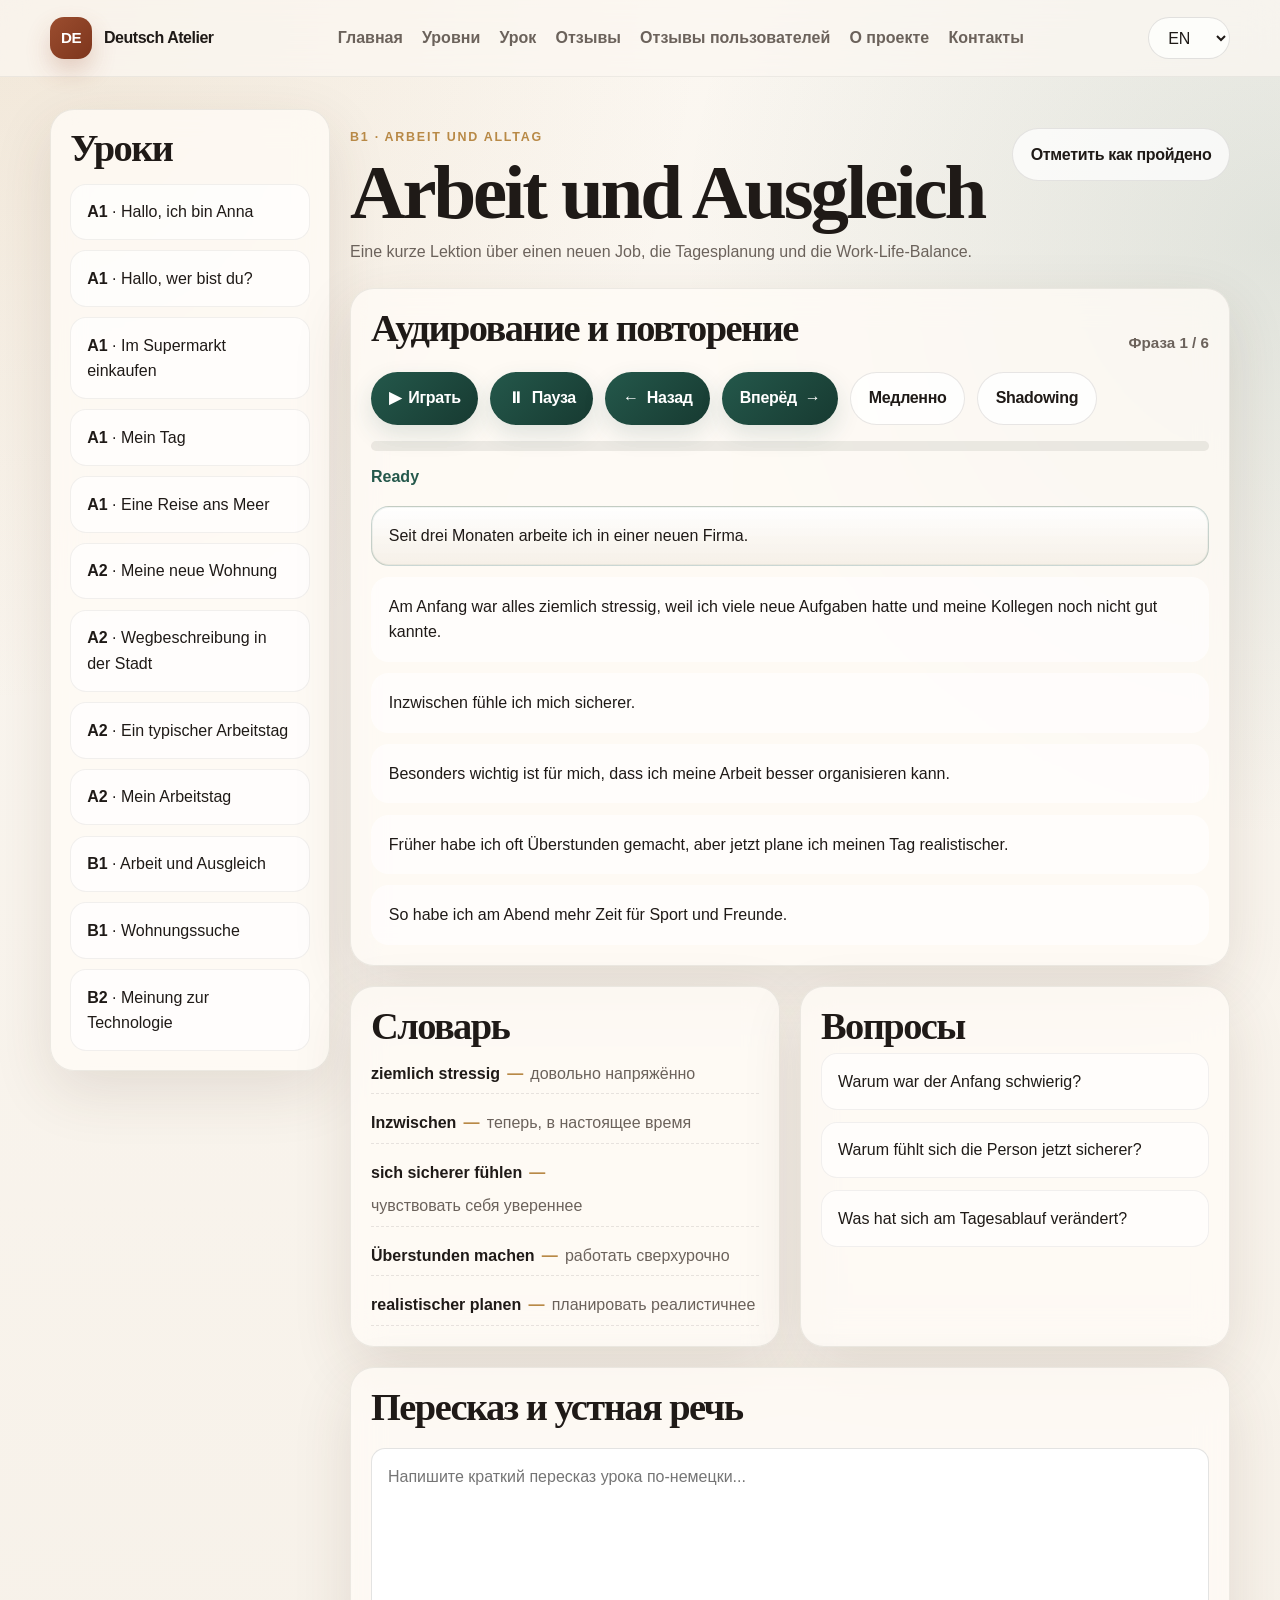
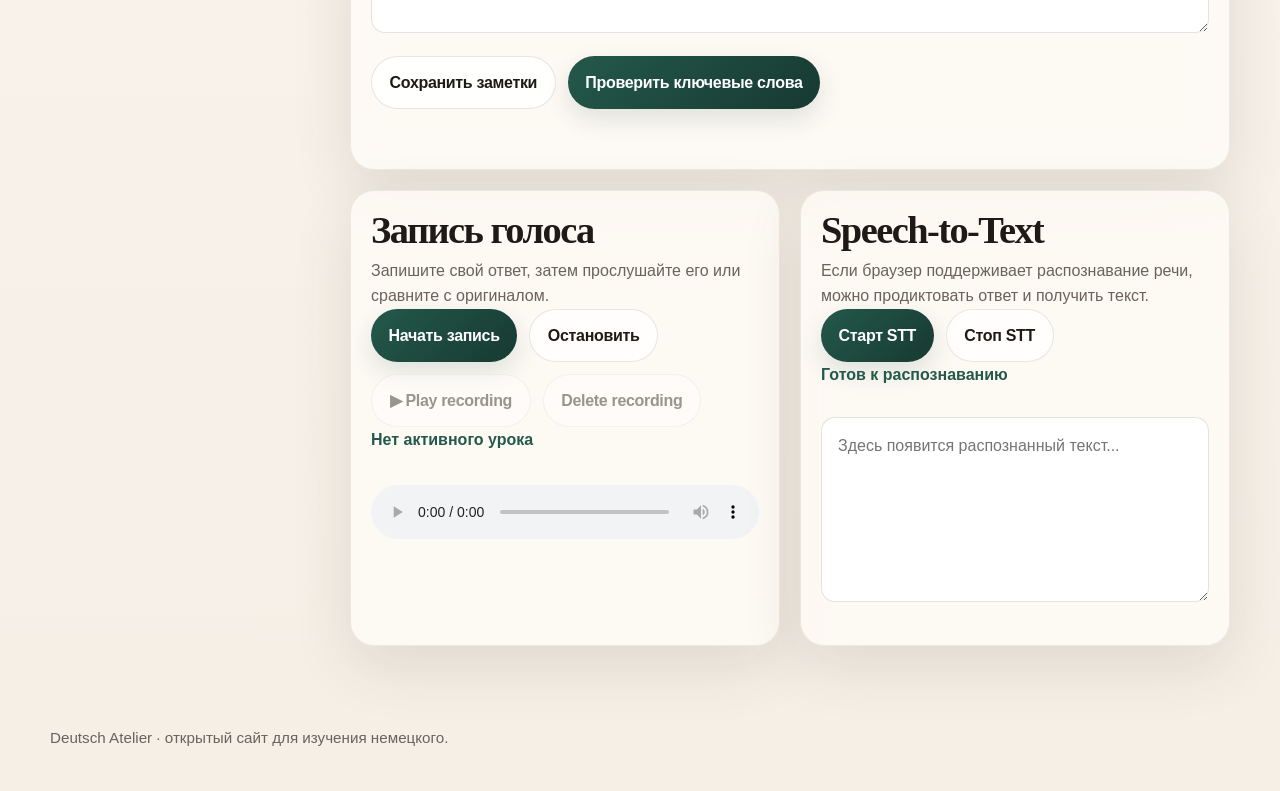
<file: lesson.html>
<!DOCTYPE html>
<html lang="ru">
<head>
  <meta charset="UTF-8" />
  <meta name="viewport" content="width=device-width, initial-scale=1.0" />
  <title>Deutsch Atelier — Урок</title>
  <link rel="stylesheet" href="assets/css/style.css" />
</head>
<body data-page="lesson">
  <header class="site-header">
    <div class="container header-inner">
      <a class="brand" href="index.html">
        <span class="brand-mark">DE</span>
        <span class="brand-text">Deutsch Atelier</span>
      </a>

      <nav class="main-nav">
        <a href="index.html" data-i18n="nav_home">Главная</a>
        <a href="levels.html" data-i18n="nav_levels">Уровни</a>
        <a href="lesson.html?id=b1-01" data-i18n="nav_lesson">Урок</a>
        <a href="feedback.html" data-i18n="nav_feedback">Отзывы</a>
        <a href="reviews.html" data-i18n="nav_reviews">Отзывы пользователей</a>
        <a href="about.html" data-i18n="nav_about">О проекте</a>
        <a href="contact.html" data-i18n="nav_contact">Контакты</a>
      </nav>

      <div class="header-tools">
        <select id="languageSwitcher" class="language-switcher" aria-label="Language switcher">
          <option value="ru">RU</option>
          <option value="uk">UA</option>
          <option value="en">EN</option>
          <option value="es">ES</option>
        </select>
      </div>
    </div>
  </header>

  <main class="container section">
    <div class="lesson-layout">
      <aside class="lesson-sidebar">
        <h2 data-i18n="lesson_sidebar_title">Уроки</h2>
        <nav id="lessonNav" class="lesson-nav"></nav>
      </aside>

      <section class="lesson-content">
        <div class="lesson-topbar">
          <div>
            <p id="lessonMeta" class="lesson-meta">B1 · Thema</p>
            <h1 id="lessonTitle">Загрузка урока...</h1>
            <p id="lessonDescription" class="lesson-description"></p>
          </div>

          <button id="markDoneBtn" class="btn btn-secondary" data-i18n="lesson_mark_done">
            Bla Bla Bla
          </button>
        </div>

        <section class="player-card">
          <div class="section-head">
            <h2 data-i18n="lesson_player_title">Аудирование и повторение</h2>
            <div id="segmentInfo" class="segment-info">Фраза 1 / 1</div>
          </div>

          <div class="player-controls">
            <button id="playBtn" class="btn">▶ <span data-i18n="player_play">Играть</span></button>
            <button id="pauseBtn" class="btn">⏸ <span data-i18n="player_pause">Пауза</span></button>
            <button id="prevBtn" class="btn">← <span data-i18n="player_prev">Назад</span></button>
            <button id="nextBtn" class="btn"><span data-i18n="player_next">Вперёд</span> →</button>
            <button id="slowBtn" class="btn btn-secondary" data-i18n="player_slow">Медленно</button>
            <button id="shadowBtn" class="btn btn-secondary" data-i18n="player_shadow">Shadowing</button>
          </div>

          <div class="progress-track">
            <div id="progressBar" class="progress-bar"></div>
          </div>

          <div id="playerStatus" class="player-status">Готов к воспроизведению</div>

          <div id="sentenceStrip" class="sentence-strip"></div>
        </section>

        <section class="lesson-grid">
          <div class="card">
            <h2 data-i18n="lesson_vocab_title">Словарь</h2>
            <ul id="vocabList" class="vocab-list"></ul>
          </div>

          <div class="card">
            <h2 data-i18n="lesson_questions_title">Вопросы</h2>
            <div id="questionList" class="question-list"></div>
          </div>
        </section>

        <section class="card">
          <h2 data-i18n="lesson_retell_title">Пересказ и устная речь</h2>
          <textarea
            id="retellText"
            rows="6"
            class="text-input"
            data-i18n-placeholder="lesson_retell_placeholder"
            placeholder="Напишите краткий пересказ урока по-немецки..."
          ></textarea>

          <div class="card-actions">
            <button id="saveNotesBtn" class="btn btn-secondary" data-i18n="lesson_save_notes">
              Сохранить заметки
            </button>
            <button id="checkKeywordsBtn" class="btn" data-i18n="lesson_check_keywords">
              Проверить ключевые слова
            </button>
          </div>
          <div id="keywordResult" class="player-status"></div>
        </section>

        <section class="lesson-grid">
          <div class="card">
            <h2 data-i18n="lesson_record_title">Запись голоса</h2>
            <p data-i18n="lesson_record_text">
              Запишите свой ответ, затем прослушайте его или сравните с оригиналом.
            </p>

            <div class="card-actions">
              <button id="recordStartBtn" class="btn" data-i18n="record_start">Начать запись</button>
              <button id="recordStopBtn" class="btn btn-secondary" data-i18n="record_stop">Остановить</button>
              <button id="playRecordingBtn" class="btn btn-secondary">▶ Play recording</button>
              <button id="deleteRecordingBtn" class="btn btn-secondary">Delete recording</button>
            </div>

            <div id="recordingStatus" class="player-status">Запись отсутствует</div>
            <audio id="recordingAudio" controls class="audio-player"></audio>
          </div>

          <div class="card">
            <h2 data-i18n="lesson_stt_title">Speech-to-Text</h2>
            <p data-i18n="lesson_stt_text">
              Если браузер поддерживает распознавание речи, можно продиктовать ответ и получить текст.
            </p>

            <div class="card-actions">
              <button id="sttStartBtn" class="btn" data-i18n="stt_start">Старт STT</button>
              <button id="sttStopBtn" class="btn btn-secondary" data-i18n="stt_stop">Стоп STT</button>
            </div>
            <div id="sttStatus" class="player-status">Готов к распознаванию</div>
            <textarea
              id="sttOutput"
              rows="6"
              class="text-input"
              data-i18n-placeholder="lesson_stt_placeholder"
              placeholder="Здесь появится распознанный текст..."
            ></textarea>
          </div>
        </section>
      </section>
    </div>
  </main>

  <footer class="site-footer container">
    <p data-i18n="footer_text">Deutsch Atelier · открытый сайт для изучения немецкого.</p>
  </footer>

  <script src="assets/js/app.js"></script>
  <script src="assets/js/lesson.js"></script>
  <script src="assets/js/player.js"></script>
  <script src="assets/js/recorder.js"></script>
  <script src="assets/js/speech-to-text.js"></script>
  <script src="assets/js/progress.js"></script>
</body>
</html>
</file>
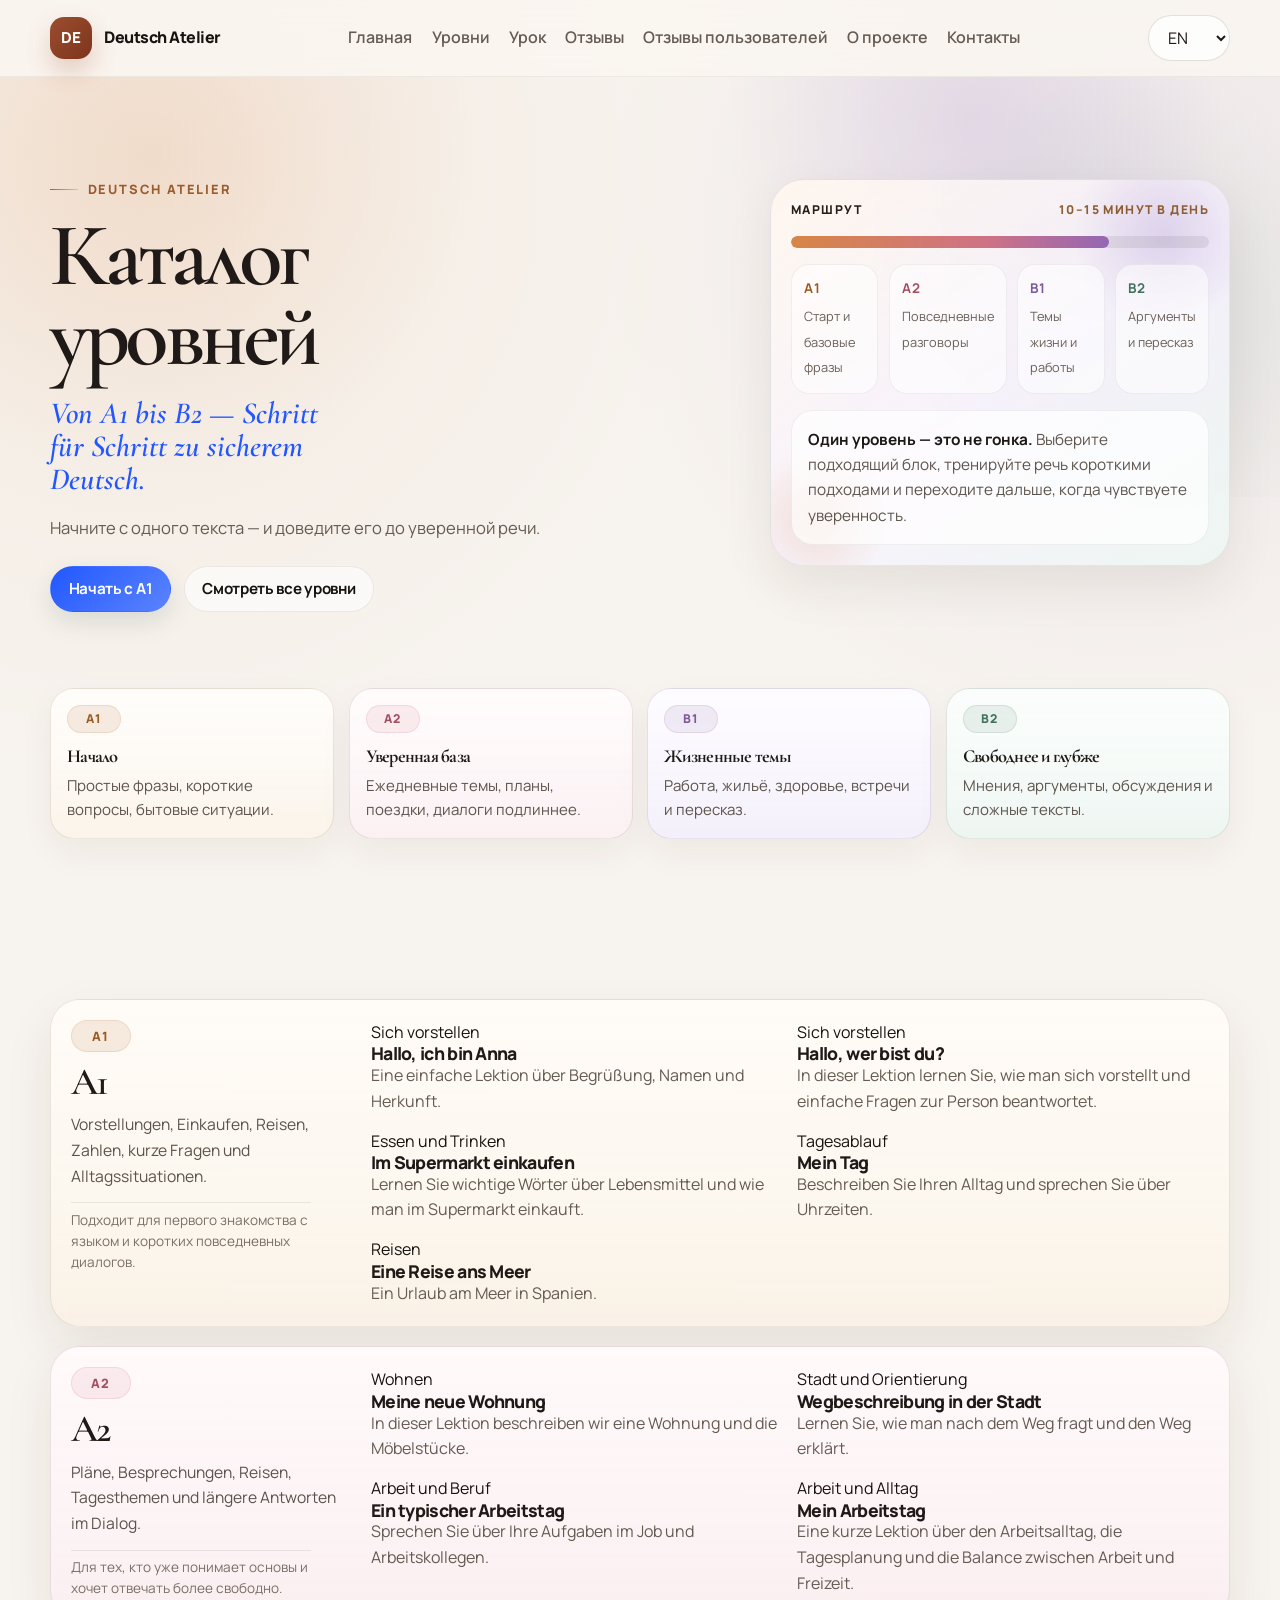
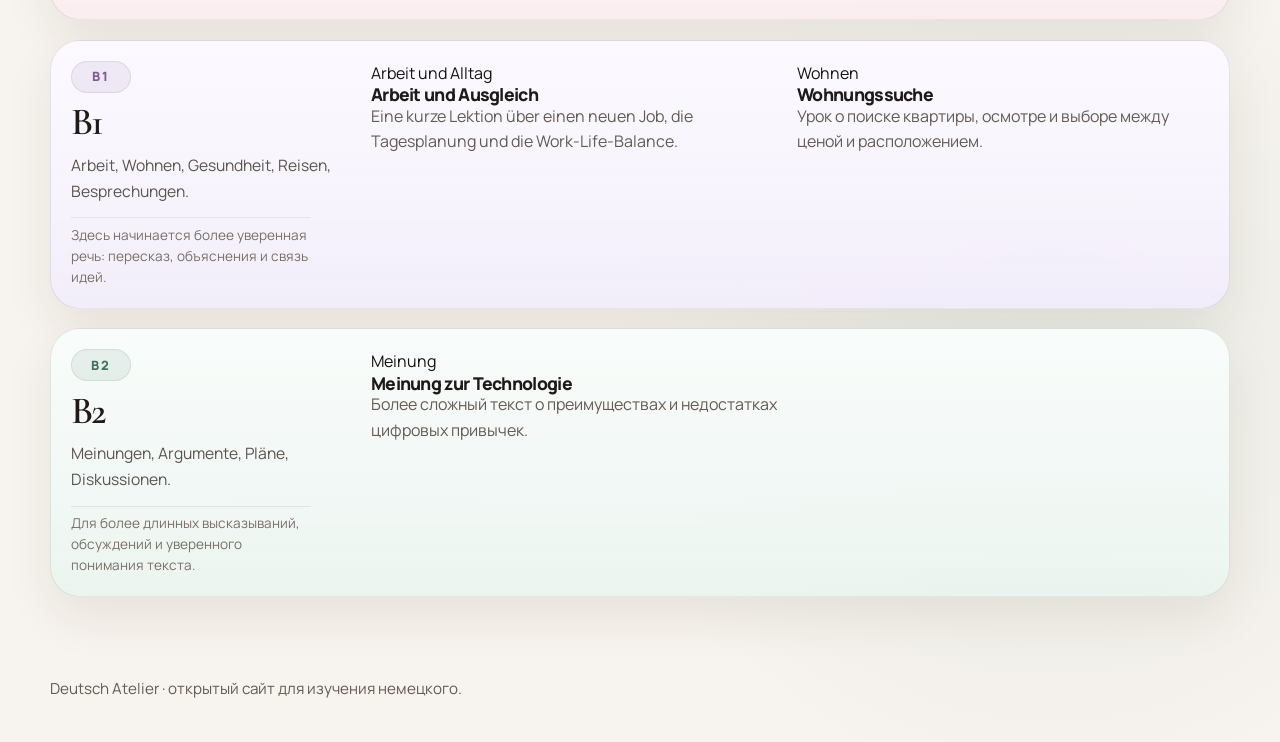
<file: levels.html>
<!-- levels.html -->
<!DOCTYPE html>
<html lang="ru">
<head>
  <meta charset="UTF-8" />
  <meta name="viewport" content="width=device-width, initial-scale=1.0" />
  <title>Deutsch Atelier — Уровни</title>
  <link rel="stylesheet" href="assets/css/style.css" />
  <link rel="preconnect" href="https://fonts.googleapis.com">
  <link rel="preconnect" href="https://fonts.gstatic.com" crossorigin>
  <link href="https://fonts.googleapis.com/css2?family=Manrope:wght@400;500;600;700;800&family=Cormorant+Garamond:wght@500;600;700&display=swap" rel="stylesheet">
</head>
<body data-page="levels">
  <header class="site-header">
    <div class="container header-inner">
      <a class="brand" href="index.html">
        <span class="brand-mark">DE</span>
        <span class="brand-text">Deutsch Atelier</span>
      </a>

      <nav class="main-nav">
        <a href="index.html" data-i18n="nav_home">Главная</a>
        <a href="levels.html" data-i18n="nav_levels">Уровни</a>
        <a href="lesson.html?id=b1-01" data-i18n="nav_lesson">Урок</a>
        <a href="feedback.html" data-i18n="nav_feedback">Отзывы</a>
        <a href="reviews.html" data-i18n="nav_reviews">Отзывы пользователей</a>
        <a href="about.html" data-i18n="nav_about">О проекте</a>
        <a href="contact.html" data-i18n="nav_contact">Контакты</a>
      </nav>

      <div class="header-tools">
        <select id="languageSwitcher" class="language-switcher" aria-label="Language switcher">
          <option value="ru">RU</option>
          <option value="uk">UA</option>
          <option value="en">EN</option>
          <option value="es">ES</option>
        </select>
      </div>
    </div>
  </header>

  <main class="levels-page">
    <section class="container section">
      <div class="hero">
        <div class="hero-copy reveal">
          <p class="hero-kicker">Deutsch Atelier</p>
          <h1 data-i18n="levels_title">Каталог уровней</h1>
          <p class="intro-line">Von A1 bis B2 — Schritt für Schritt zu sicherem Deutsch.</p>
          <p class="hero-text" data-i18n="levels_text">
            Начните с одного текста — и доведите его до уверенной речи.
          </p>

          <div class="hero-actions">
            <a class="btn btn-primary" href="#a1">Начать с A1</a>
            <a class="btn btn-secondary" href="#catalog">Смотреть все уровни</a>
          </div>
        </div>

        <aside class="hero-panel reveal" aria-label="Путь по уровням">
          <div class="panel-top">
            <span>Маршрут</span>
            <span>10–15 минут в день</span>
          </div>

          <div class="journey-line" aria-hidden="true">
            <span></span>
          </div>

          <div class="journey-stops">
            <div class="journey-stop a1">
              <strong>A1</strong>
              <span>Старт и базовые фразы</span>
            </div>
            <div class="journey-stop a2">
              <strong>A2</strong>
              <span>Повседневные разговоры</span>
            </div>
            <div class="journey-stop b1">
              <strong>B1</strong>
              <span>Темы жизни и работы</span>
            </div>
            <div class="journey-stop b2">
              <strong>B2</strong>
              <span>Аргументы и пересказ</span>
            </div>
          </div>

          <div class="panel-note">
            <p><strong>Один уровень — это не гонка.</strong> Выберите подходящий блок, тренируйте речь короткими подходами и переходите дальше, когда чувствуете уверенность.</p>
          </div>
        </aside>
      </div>

      <div class="levels-overview">
        <a class="overview-link a1 reveal" href="#a1">
          <small>A1</small>
          <h2>Начало</h2>
          <p>Простые фразы, короткие вопросы, бытовые ситуации.</p>
        </a>

        <a class="overview-link a2 reveal" href="#a2">
          <small>A2</small>
          <h2>Уверенная база</h2>
          <p>Ежедневные темы, планы, поездки, диалоги подлиннее.</p>
        </a>

        <a class="overview-link b1 reveal" href="#b1">
          <small>B1</small>
          <h2>Жизненные темы</h2>
          <p>Работа, жильё, здоровье, встречи и пересказ.</p>
        </a>

        <a class="overview-link b2 reveal" href="#b2">
          <small>B2</small>
          <h2>Свободнее и глубже</h2>
          <p>Мнения, аргументы, обсуждения и сложные тексты.</p>
        </a>
      </div>
    </section>

    <section id="catalog" class="container section catalog" aria-label="Уровни обучения">
      <section id="a1" class="level-section a1 reveal">
        <div class="level-meta">
          <span class="level-pill a1" data-i18n="levels_a1_title">A1</span>
          <h2>Базовый старт</h2>
          <p data-i18n="levels_a1_text">
            Vorstellungen, Einkaufen, Reisen, Zahlen, kurze Fragen und Alltagssituationen.
          </p>
          <p class="meta-note">Подходит для первого знакомства с языком и коротких повседневных диалогов.</p>
        </div>
        <div id="a1Lessons" class="lesson-grid"></div>
      </section>

      <section id="a2" class="level-section a2 reveal">
        <div class="level-meta">
          <span class="level-pill a2" data-i18n="levels_a2_title">A2</span>
          <h2>Ежедневная практика</h2>
          <p data-i18n="levels_a2_text">
            Pläne, Besprechungen, Reisen, Tagesthemen und längere Antworten im Dialog.
          </p>
          <p class="meta-note">Для тех, кто уже понимает основы и хочет отвечать более свободно.</p>
        </div>
        <div id="a2Lessons" class="lesson-grid"></div>
      </section>

      <section id="b1" class="level-section b1 reveal">
        <div class="level-meta">
          <span class="level-pill b1" data-i18n="levels_b1_title">B1</span>
          <h2>Жизненные темы</h2>
          <p data-i18n="levels_b1_text">
            Arbeit, Wohnen, Gesundheit, Reisen, Besprechungen.
          </p>
          <p class="meta-note">Здесь начинается более уверенная речь: пересказ, объяснения и связь идей.</p>
        </div>
        <div id="b1Lessons" class="lesson-grid"></div>
      </section>

      <section id="b2" class="level-section b2 reveal">
        <div class="level-meta">
          <span class="level-pill b2" data-i18n="levels_b2_title">B2</span>
          <h2>Аргументы и глубина</h2>
          <p data-i18n="levels_b2_text">
            Meinungen, Argumente, Pläne, Diskussionen.
          </p>
          <p class="meta-note">Для более длинных высказываний, обсуждений и уверенного понимания текста.</p>
        </div>
        <div id="b2Lessons" class="lesson-grid"></div>
      </section>
    </section>

    <style>
    :root{
      --bg: #f7f3ee;
      --bg-soft: #fbf8f4;
      --paper: rgba(255,255,255,.72);
      --text: #171310;
      --muted: #655b53;
      --line: rgba(27,22,19,.08);

      --blue: #2257ff;
      --amber: #d78646;
      --rose: #cf7285;
      --violet: #8764be;
      --mint: #4f8a72;

      --a1-bg: linear-gradient(180deg, rgba(255,248,239,.98), rgba(248,238,224,.9));
      --a2-bg: linear-gradient(180deg, rgba(255,244,246,.98), rgba(249,233,237,.9));
      --b1-bg: linear-gradient(180deg, rgba(248,244,255,.98), rgba(238,232,249,.92));
      --b2-bg: linear-gradient(180deg, rgba(241,249,245,.98), rgba(229,241,235,.92));

      --shadow: 0 20px 50px rgba(56,37,18,.08);
      --radius-xl: 34px;
      --radius-lg: 24px;
      --radius-md: 18px;
    }

    *{ box-sizing: border-box; }
    html{ scroll-behavior: smooth; }
    body{
      margin: 0;
      font-family: "Manrope", sans-serif;
      color: var(--text);
      background:
        radial-gradient(circle at 10% 8%, rgba(216,134,70,.08), transparent 24%),
        radial-gradient(circle at 88% 10%, rgba(135,100,190,.09), transparent 22%),
        radial-gradient(circle at 82% 84%, rgba(79,138,114,.08), transparent 20%),
        var(--bg);
    }

    a{ color: inherit; }
    img{ max-width: 100%; display: block; }

    .container{
      width: min(1180px, calc(100% - 32px));
      margin: 0 auto;
    }

    .section{
      padding: clamp(2.5rem, 5vw, 4.5rem) 0;
    }

    .levels-page{
      position: relative;
      overflow: clip;
    }

    .levels-page::before{
      content: "";
      position: absolute;
      inset: 0 0 auto 0;
      height: 420px;
      background:
        radial-gradient(circle at 12% 18%, rgba(216,134,70,.15), transparent 28%),
        radial-gradient(circle at 76% 10%, rgba(135,100,190,.14), transparent 24%),
        radial-gradient(circle at 88% 60%, rgba(79,138,114,.12), transparent 22%);
      pointer-events: none;
      z-index: 0;
    }

    .hero{
      position: relative;
      z-index: 1;
      display: grid;
      grid-template-columns: minmax(0, 1.1fr) minmax(320px, 460px);
      gap: 1.5rem 2rem;
      align-items: start;
      padding-top: clamp(2rem, 3vw, 3rem);
    }

    .hero-copy{
      display: grid;
      gap: 1rem;
      align-content: start;
    }

    .hero-kicker{
      margin: 0;
      display: inline-flex;
      align-items: center;
      gap: .6rem;
      color: #9a5c2f;
      text-transform: uppercase;
      letter-spacing: .14em;
      font-weight: 800;
      font-size: .8rem;
    }

    .hero-kicker::before{
      content: "";
      width: 28px;
      height: 1px;
      background: linear-gradient(90deg, rgba(154,92,47,.95), rgba(216,134,70,.35));
    }

    .hero-copy h1{
      margin: 0;
      max-width: 10ch;
      font-family: "Cormorant Garamond", serif;
      font-size: clamp(3rem, 7vw, 5.8rem);
      line-height: .9;
      letter-spacing: -.05em;
      font-weight: 600;
    }

    .hero-copy .intro-line{
      margin: .25rem 0 0;
      max-width: 20ch;
      font-size: clamp(1.25rem, 2.4vw, 2rem);
      line-height: 1.08;
      color: var(--blue);
      font-family: "Cormorant Garamond", serif;
      font-style: italic;
      font-weight: 600;
    }

    .hero-copy .hero-text{
      margin: 0;
      max-width: 62ch;
      color: var(--muted);
      font-size: 1.04rem;
      line-height: 1.75;
    }

    .hero-actions{
      display: flex;
      flex-wrap: wrap;
      gap: .8rem;
      margin-top: .5rem;
    }

    .btn{
      display: inline-flex;
      align-items: center;
      justify-content: center;
      min-height: 46px;
      padding: 0 1.1rem;
      border-radius: 999px;
      text-decoration: none;
      font-size: .95rem;
      font-weight: 700;
      transition: transform .2s ease, box-shadow .2s ease, background .2s ease;
      border: 1px solid transparent;
    }

    .btn:hover{
      transform: translateY(-2px);
      box-shadow: 0 14px 24px rgba(34,87,255,.14);
    }

    .btn-primary{
      color: #fff;
      background: linear-gradient(135deg, #2257ff, #5b84ff);
    }

    .btn-secondary{
      background: rgba(255,255,255,.6);
      border-color: rgba(27,22,19,.08);
      color: var(--text);
      backdrop-filter: blur(10px);
    }

    .hero-panel{
      position: relative;
      padding: 1.25rem;
      border-radius: var(--radius-xl);
      background:
        linear-gradient(145deg, rgba(255,248,239,.88), rgba(248,243,255,.82) 54%, rgba(236,248,242,.82));
      border: 1px solid rgba(27,22,19,.08);
      box-shadow: var(--shadow);
      backdrop-filter: blur(14px);
      overflow: hidden;
    }

    .hero-panel::before,
    .hero-panel::after{
      content: "";
      position: absolute;
      border-radius: 999px;
      pointer-events: none;
    }

    .hero-panel::before{
      width: 180px;
      height: 180px;
      top: -36px;
      right: -24px;
      background: radial-gradient(circle, rgba(135,100,190,.22), transparent 72%);
    }

    .hero-panel::after{
      width: 140px;
      height: 140px;
      bottom: -24px;
      left: -24px;
      background: radial-gradient(circle, rgba(216,134,70,.2), transparent 72%);
    }

    .panel-top{
      position: relative;
      z-index: 1;
      display: flex;
      justify-content: space-between;
      gap: .75rem;
      margin-bottom: 1rem;
      font-size: .76rem;
      text-transform: uppercase;
      letter-spacing: .12em;
      font-weight: 800;
    }

    .panel-top span:first-child{ color: #261f1a; }
    .panel-top span:last-child{ color: #8e5d33; }

    .journey-line{
      position: relative;
      z-index: 1;
      height: 12px;
      border-radius: 999px;
      background: rgba(27,22,19,.08);
      overflow: hidden;
      margin-bottom: 1rem;
    }

    .journey-line span{
      position: absolute;
      inset: 0 auto 0 0;
      width: 76%;
      border-radius: inherit;
      background: linear-gradient(90deg, var(--amber), var(--rose) 38%, var(--violet) 68%, var(--mint));
      background-size: 160% 100%;
      animation: lineShift 7s linear infinite;
    }

    .journey-stops{
      position: relative;
      z-index: 1;
      display: grid;
      grid-template-columns: repeat(4, 1fr);
      gap: .65rem;
      margin-bottom: 1rem;
    }

    .journey-stop{
      padding: .8rem .75rem;
      border-radius: var(--radius-md);
      background: rgba(255,255,255,.54);
      border: 1px solid rgba(27,22,19,.06);
    }

    .journey-stop strong{
      display: block;
      font-size: .84rem;
      letter-spacing: .08em;
      text-transform: uppercase;
      margin-bottom: .25rem;
    }

    .journey-stop span{
      font-size: .8rem;
      color: #6a6058;
      line-height: 1.25;
    }

    .journey-stop.a1 strong{ color: #9a5b20; }
    .journey-stop.a2 strong{ color: #a34d61; }
    .journey-stop.b1 strong{ color: #7a58a2; }
    .journey-stop.b2 strong{ color: #3f725d; }

    .panel-note{
      position: relative;
      z-index: 1;
      padding: 1rem;
      border-radius: 22px;
      background: rgba(255,255,255,.66);
      border: 1px solid rgba(27,22,19,.06);
    }

    .panel-note p{
      margin: 0;
      color: #5d544d;
      line-height: 1.65;
      font-size: .96rem;
    }

    .panel-note p strong{
      color: #1b1714;
    }

    .levels-overview{
      position: relative;
      z-index: 1;
      margin-top: 2.25rem;
      display: grid;
      grid-template-columns: repeat(4, minmax(0, 1fr));
      gap: .9rem;
    }

    .overview-link{
      position: relative;
      min-height: 148px;
      padding: 1rem;
      border-radius: 24px;
      text-decoration: none;
      border: 1px solid rgba(27,22,19,.08);
      box-shadow: 0 14px 34px rgba(56,37,18,.05);
      overflow: hidden;
      transition: transform .24s ease, box-shadow .24s ease, border-color .24s ease;
    }

    .overview-link:hover{
      transform: translateY(-4px);
      box-shadow: 0 22px 42px rgba(56,37,18,.09);
    }

    .overview-link::before{
      content: "";
      position: absolute;
      inset: 0;
      background: linear-gradient(180deg, rgba(255,255,255,.72), rgba(255,255,255,.28));
      pointer-events: none;
    }

    .overview-link > *{
      position: relative;
      z-index: 1;
    }

    .overview-link small{
      display: inline-flex;
      align-items: center;
      justify-content: center;
      min-width: 54px;
      min-height: 28px;
      padding: 0 .72rem;
      border-radius: 999px;
      font-size: .76rem;
      letter-spacing: .12em;
      text-transform: uppercase;
      font-weight: 800;
      margin-bottom: .85rem;
    }

    .overview-link h2{
      margin: 0 0 .45rem;
      font-size: 1.15rem;
      line-height: 1.1;
      font-weight: 700;
    }

    .overview-link p{
      margin: 0;
      font-size: .94rem;
      line-height: 1.6;
      color: #5d544d;
    }

    .overview-link.a1{ background: var(--a1-bg); }
    .overview-link.a2{ background: var(--a2-bg); }
    .overview-link.b1{ background: var(--b1-bg); }
    .overview-link.b2{ background: var(--b2-bg); }

    .overview-link.a1 small{ background: rgba(176,111,49,.12); color: #9a5b20; border: 1px solid rgba(176,111,49,.14); }
    .overview-link.a2 small{ background: rgba(205,96,118,.1); color: #a34d61; border: 1px solid rgba(205,96,118,.14); }
    .overview-link.b1 small{ background: rgba(128,91,159,.1); color: #7d5a97; border: 1px solid rgba(128,91,159,.14); }
    .overview-link.b2 small{ background: rgba(74,124,102,.1); color: #3f725d; border: 1px solid rgba(74,124,102,.14); }

    .catalog{
      position: relative;
      z-index: 1;
      display: grid;
      gap: 1.2rem;
      margin-top: 2rem;
    }

    .level-section{
      position: relative;
      display: grid;
      grid-template-columns: minmax(220px, 280px) minmax(0, 1fr);
      gap: 1.1rem 1.25rem;
      padding: 1.25rem;
      border-radius: 30px;
      border: 1px solid rgba(27,22,19,.08);
      box-shadow: var(--shadow);
      overflow: hidden;
      backdrop-filter: blur(10px);
    }

    .level-section::before{
      content: "";
      position: absolute;
      inset: 0;
      background: linear-gradient(180deg, rgba(255,255,255,.5), rgba(255,255,255,.18));
      pointer-events: none;
    }

    .level-section > *{
      position: relative;
      z-index: 1;
    }

    .level-section.a1{ background: var(--a1-bg); }
    .level-section.a2{ background: var(--a2-bg); }
    .level-section.b1{ background: var(--b1-bg); }
    .level-section.b2{ background: var(--b2-bg); }

    .level-meta{
      display: grid;
      align-content: start;
      gap: .8rem;
      padding-right: .5rem;
    }

    .level-pill{
      display: inline-flex;
      align-items: center;
      justify-content: center;
      width: fit-content;
      min-width: 60px;
      min-height: 32px;
      padding: 0 .85rem;
      border-radius: 999px;
      font-size: .8rem;
      letter-spacing: .12em;
      text-transform: uppercase;
      font-weight: 800;
    }

    .level-pill.a1{ background: rgba(176,111,49,.12); color: #9a5b20; border: 1px solid rgba(176,111,49,.14); }
    .level-pill.a2{ background: rgba(205,96,118,.1); color: #a34d61; border: 1px solid rgba(205,96,118,.14); }
    .level-pill.b1{ background: rgba(128,91,159,.1); color: #7d5a97; border: 1px solid rgba(128,91,159,.14); }
    .level-pill.b2{ background: rgba(74,124,102,.1); color: #3f725d; border: 1px solid rgba(74,124,102,.14); }

    .level-meta h2{
      margin: 0;
      font-family: "Cormorant Garamond", serif;
      font-size: clamp(2.1rem, 3vw, 3rem);
      line-height: .9;
      font-weight: 600;
      letter-spacing: -.04em;
    }

    .level-meta p{
      margin: 0;
      color: #5c534c;
      font-size: .98rem;
      line-height: 1.65;
      max-width: 30ch;
    }

    .level-meta .meta-note{
      padding-top: .4rem;
      border-top: 1px solid rgba(27,22,19,.08);
      color: #7a6f66;
      font-size: .85rem;
      line-height: 1.55;
    }

    .lesson-grid{
      display: grid;
      grid-template-columns: repeat(2, minmax(0, 1fr));
      gap: .9rem;
      align-content: start;
      min-height: 140px;
    }

    .lesson-grid:empty::before{
      content: "Здесь появятся уроки этого уровня.";
      display: grid;
      place-items: center;
      min-height: 140px;
      padding: 1rem;
      border-radius: 22px;
      border: 1px dashed rgba(27,22,19,.12);
      background: rgba(255,255,255,.42);
      color: #7c7067;
      font-size: .95rem;
      text-align: center;
    }

    .site-footer{
      padding: 1rem 0 2.5rem;
      color: #6c625a;
      font-size: .95rem;
    }

    .reveal{
      opacity: 0;
      transform: translateY(22px);
      animation: fadeUp .7s ease forwards;
    }

    .hero .reveal:nth-child(1){ animation-delay: .05s; }
    .hero .reveal:nth-child(2){ animation-delay: .18s; }
    .levels-overview .overview-link:nth-child(1){ animation-delay: .08s; }
    .levels-overview .overview-link:nth-child(2){ animation-delay: .16s; }
    .levels-overview .overview-link:nth-child(3){ animation-delay: .24s; }
    .levels-overview .overview-link:nth-child(4){ animation-delay: .32s; }
    .catalog .level-section:nth-child(1){ animation-delay: .08s; }
    .catalog .level-section:nth-child(2){ animation-delay: .16s; }
    .catalog .level-section:nth-child(3){ animation-delay: .24s; }
    .catalog .level-section:nth-child(4){ animation-delay: .32s; }

    @keyframes fadeUp{
      to{
        opacity: 1;
        transform: translateY(0);
      }
    }

    @keyframes lineShift{
      0%{ background-position: 0% 50%; }
      100%{ background-position: 100% 50%; }
    }

    @media (max-width: 1080px){
      .levels-overview{
        grid-template-columns: repeat(2, minmax(0, 1fr));
      }

      .lesson-grid{
        grid-template-columns: 1fr;
      }
    }

    @media (max-width: 920px){
      .hero{
        grid-template-columns: 1fr;
      }

      .hero-copy h1,
      .hero-copy .intro-line{
        max-width: none;
      }

      .level-section{
        grid-template-columns: 1fr;
      }

      .level-meta p{
        max-width: 100%;
      }
    }

    @media (max-width: 640px){
      .container{
        width: min(100% - 24px, 1180px);
      }

      .hero-panel,
      .level-section{
        padding: 1rem;
        border-radius: 24px;
      }

      .journey-stops,
      .levels-overview{
        grid-template-columns: 1fr;
      }

      .hero-copy h1{
        font-size: clamp(2.8rem, 14vw, 4.6rem);
      }

      .hero-copy .intro-line{
        font-size: clamp(1.2rem, 6vw, 1.7rem);
      }
    }

    @media (prefers-reduced-motion: reduce){
      html{ scroll-behavior: auto; }
      .reveal,
      .journey-line span{
        animation: none !important;
        opacity: 1;
        transform: none;
      }
    }
  </style>
  </main>


  <footer class="site-footer container">
    <p data-i18n="footer_text">Deutsch Atelier · открытый сайт для изучения немецкого.</p>
  </footer>

  <script src="assets/js/app.js"></script>
  <script src="assets/js/levels.js"></script>
</body>
</html>
</file>
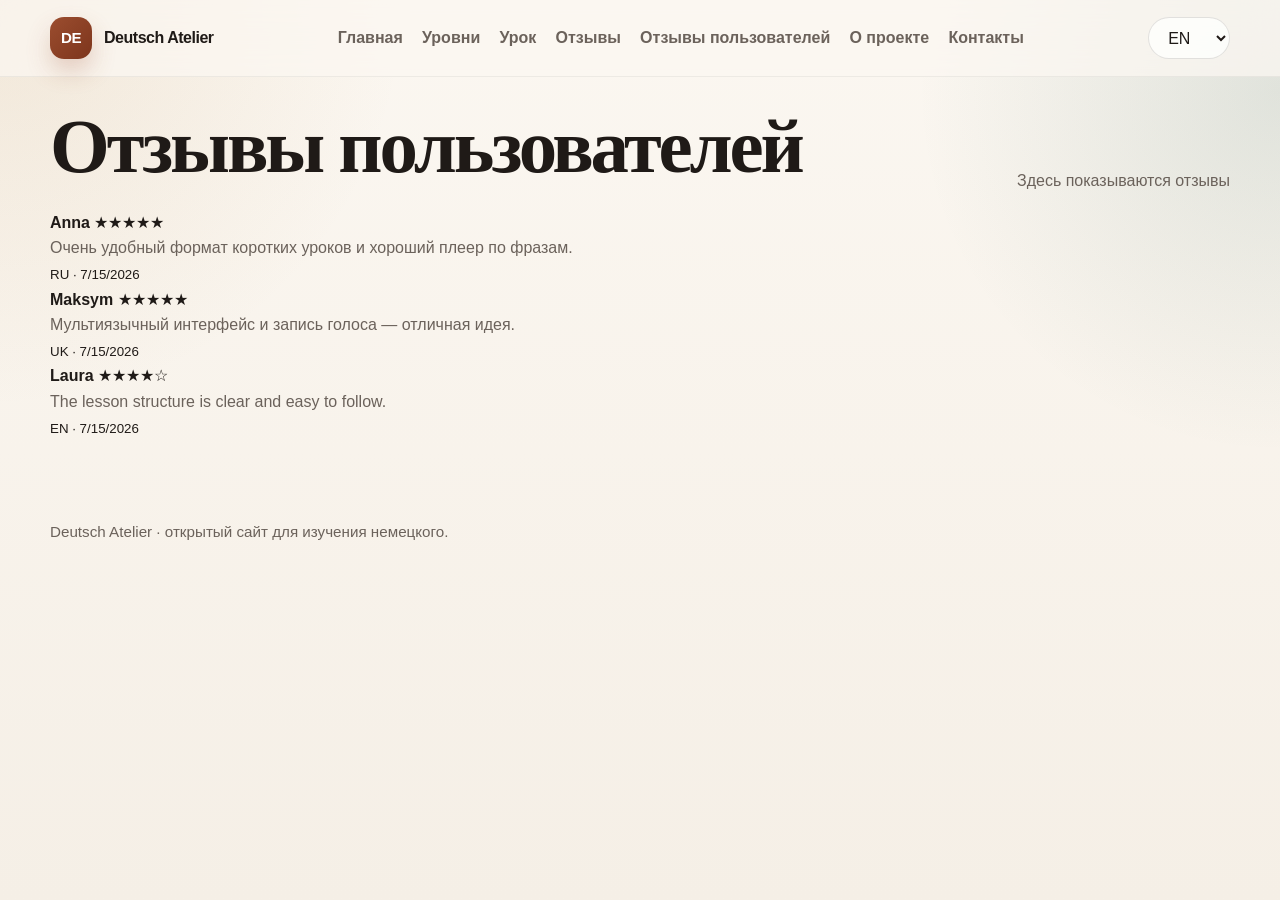
<file: reviews.html>
<!-- reviews.html -->
<!DOCTYPE html>
<html lang="ru">
<head>
  <meta charset="UTF-8" />
  <meta name="viewport" content="width=device-width, initial-scale=1.0" />
  <title>Deutsch Atelier — Отзывы пользователей</title>
  <link rel="stylesheet" href="assets/css/style.css" />
</head>
<body data-page="reviews">
  <header class="site-header">
    <div class="container header-inner">
      <a class="brand" href="index.html">
        <span class="brand-mark">DE</span>
        <span class="brand-text">Deutsch Atelier</span>
      </a>

      <nav class="main-nav">
        <a href="index.html" data-i18n="nav_home">Главная</a>
        <a href="levels.html" data-i18n="nav_levels">Уровни</a>
        <a href="lesson.html?id=b1-01" data-i18n="nav_lesson">Урок</a>
        <a href="feedback.html" data-i18n="nav_feedback">Отзывы</a>
        <a href="reviews.html" data-i18n="nav_reviews">Отзывы пользователей</a>
        <a href="about.html" data-i18n="nav_about">О проекте</a>
        <a href="contact.html" data-i18n="nav_contact">Контакты</a>
      </nav>

      <div class="header-tools">
        <select id="languageSwitcher" class="language-switcher" aria-label="Language switcher">
          <option value="ru">RU</option>
          <option value="uk">UA</option>
          <option value="en">EN</option>
          <option value="es">ES</option>
        </select>
      </div>
    </div>
  </header>

  <main class="container section">
    <div class="section-head">
      <h1 data-i18n="reviews_title">Отзывы пользователей</h1>
      <p data-i18n="reviews_text">Здесь может быть ваша реклама</p>
    </div>

    <section id="reviewsList" class="reviews-grid"></section>
  </main>

  <footer class="site-footer container">
    <p data-i18n="footer_text">Deutsch Atelier · открытый сайт для изучения немецкого.</p>
  </footer>

  <script src="assets/js/app.js"></script>
  <script src="assets/js/reviews.js"></script>
</body>
</html>
</file>
<file: assets/css/style.css>
/* assets/css/style.css */
:root {
      --bg: #f5efe6;
      --paper: rgba(255, 251, 246, 0.78);
      --paper-strong: #fffaf4;
      --ink: #1f1a17;
      --muted: #6b625b;
      --line: rgba(31, 26, 23, 0.1);
      --accent: #9b4d2f;
      --accent-2: #24584b;
      --gold: #b88946;
      --shadow: 0 20px 60px rgba(77, 53, 31, 0.12);
      --radius: 24px;
      --radius-sm: 16px;
      --max: 1180px;
      --btn-shadow: 0 10px 24px rgba(36, 88, 75, 0.14);
    }

    * {
      box-sizing: border-box;
    }

    html {
      scroll-behavior: smooth;
    }

    body {
      margin: 0;
      font-family: "Manrope", sans-serif;
      color: var(--ink);
      background:
        radial-gradient(circle at 0% 0%, rgba(184, 137, 70, 0.14), transparent 26%),
        radial-gradient(circle at 100% 10%, rgba(36, 88, 75, 0.12), transparent 24%),
        linear-gradient(180deg, #fbf7f1 0%, var(--bg) 100%);
      line-height: 1.6;
      min-height: 100vh;
    }

    img,
    svg {
      display: block;
      max-width: 100%;
    }

    a {
      color: inherit;
      text-decoration: none;
    }

    button,
    input,
    textarea,
    select {
      font: inherit;
    }

    button {
      cursor: pointer;
      border: 0;
      background: none;
    }
    .hero{
    padding: 4.5rem 0 2.5rem;
  }

  .hero-grid{
    display: grid;
    grid-template-columns: minmax(0, 1.08fr) minmax(340px, .92fr);
    gap: 2.4rem;
    align-items: center;
  }


    .hero-copy{
    max-width: 640px;
  }

  .eyebrow{
    display:inline-flex;
    align-items:center;
    gap:.55rem;
    padding:.5rem .9rem;
    border-radius:999px;
    background: rgba(255,255,255,.55);
    border:1px solid rgba(29,26,23,.08);
    color: var(--accent-2);
    font-weight:700;
    margin:0 0 1rem;
    backdrop-filter: blur(10px);
  }

  .eyebrow-dot{
    width:8px;
    height:8px;
    border-radius:50%;
    background: var(--accent);
    box-shadow:0 0 0 6px rgba(156,79,46,.12);
    flex-shrink: 0;
  }

  /*.hero h1{
  font-size: clamp(2.35rem, 5.4vw, 4.7rem);
  line-height: 1.02;
  letter-spacing: -0.055em;
  max-width: 11ch;
  font-weight: 500;
  }*/
  .hero h1{
  font-size: clamp(2.5rem, 5.8vw, 5rem);
  line-height: 1;
  letter-spacing: -0.05em;
  max-width: 11ch;
  font-weight: 500;
  }


  .hero p.lead{
    font-size: clamp(1.05rem, 2vw, 1.22rem);
    max-width: 56ch;
    color:#514942;
    margin: 1.2rem 0 1.8rem;
  }

  .hero-actions{
    display:flex;
    gap:.9rem;
    flex-wrap:wrap;
  }

    .hero-notes{
      display:grid;
      grid-template-columns: repeat(3, minmax(0,1fr));
      gap:1rem;
      padding-top:1rem;
      border-top:1px solid var(--line);
    }

    .hero-notes div strong{
      display:block;
      font-size:1.1rem;
      margin-bottom:.15rem;
    }
   .visual-panel{
    position:relative;
    min-height: 520px;
    border-radius: calc(var(--radius) + 8px);
    overflow:hidden;
    background:
      linear-gradient(140deg, rgba(255,255,255,.72), rgba(255,255,255,.24)),
      radial-gradient(circle at 25% 25%, rgba(184,138,68,.25), transparent 22%),
      linear-gradient(160deg, #efe4d3 0%, #e9dece 34%, #d6cab8 100%);
    border:1px solid rgba(29,26,23,.08);
    box-shadow: var(--shadow);
    isolation:isolate;
  }

  .visual-panel::before{
    content:"";
    position:absolute;
    width:320px;
    height:320px;
    right:-40px;
    top:-40px;
    border-radius:50%;
    background: radial-gradient(circle, rgba(46,93,80,.22), transparent 65%);
    filter: blur(8px);
    pointer-events:none;
  }

  .visual-panel::after{
    content:"";
    position:absolute;
    left:24px;
    bottom:24px;
    width:180px;
    height:180px;
    border-radius:50%;
    background: radial-gradient(circle, rgba(156,79,46,.2), transparent 68%);
    filter: blur(10px);
    pointer-events:none;
  }


    .floating-sheet{
    position:absolute;
    background: rgba(251,248,241,.84);
    border:1px solid rgba(29,26,23,.08);
    backdrop-filter: blur(16px);
    border-radius: 22px;
    box-shadow: 0 18px 40px rgba(55,38,20,.12);
  }

  .sheet-main{
    left: 8%;
    top: 9%;
    width: 70%;
    padding: 1.25rem;
    transform: rotate(-2.4deg);
    animation: sheetFloatA 6s ease-in-out infinite;
  }

 .sheet-main h3{
  font-size: 1.6rem;
  line-height: 1.15;
  font-weight: 600;
  font-style: italic;
  letter-spacing: -0.02em;
  color: rgba(29, 26, 23, 0.88);
  margin: 0 0 .9rem;
}

  .sheet-line{
    height:10px;
    border-radius:999px;
    background: linear-gradient(90deg, rgba(29,26,23,.12), rgba(29,26,23,.04));
    margin:.7rem 0;
  }

  .sheet-line.short{ width:62%; }
  .sheet-line.mid{ width:80%; }
  
  .sheet-audio{
    right: 8%;
    bottom: 10%;
    width: 56%;
    padding: 1rem;
    transform: rotate(2.5deg);
    animation: sheetFloatB 5.2s ease-in-out infinite;
  }

    .audio-ui{
      display:flex;
      align-items:center;
      gap:.9rem;
    }

    .play-orb{
      width:60px;
      height:60px;
      border-radius:50%;
      display:grid;
      place-items:center;
      background: linear-gradient(135deg, var(--accent), var(--gold));
      color:#fff;
      box-shadow: 0 12px 26px rgba(156,79,46,.28);
      font-weight:800;
    }

    .wave{
    flex:1;
    height:56px;
    display:flex;
    align-items:flex-end;
    gap:6px;
  }

  .wave span{
    flex:1;
    border-radius:999px 999px 0 0;
    background: linear-gradient(180deg, var(--accent-2), rgba(46,93,80,.3));
    animation: wave 1.4s ease-in-out infinite;
    transform-origin: bottom;
    min-height: 18%;
  }


    .wave span:nth-child(2){ animation-delay: .1s; }
    .wave span:nth-child(3){ animation-delay: .2s; }
    .wave span:nth-child(4){ animation-delay: .3s; }
    .wave span:nth-child(5){ animation-delay: .4s; }
    .wave span:nth-child(6){ animation-delay: .5s; }
    .wave span:nth-child(7){ animation-delay: .6s; }
    .wave span:nth-child(8){ animation-delay: .7s; }

   .hero-card{
    margin-top: 1.4rem;
    padding: 1.35rem 1.4rem;
    border-radius: 24px;
    background: rgba(255,255,255,.52);
    border: 1px solid rgba(29,26,23,.08);
    box-shadow: 0 18px 40px rgba(55,38,20,.08);
    backdrop-filter: blur(12px);
  }

  .hero-card h2{
    margin: 0 0 1rem;
    font-size: clamp(1.2rem, 2vw, 1.6rem);
  }

  .feature-list li{
    position:relative;
    padding-left: 1.2rem;
    color:#4f453d;
  }

  .feature-list li::before{
    content:"";
    position:absolute;
    left:0;
    top:.55rem;
    width:7px;
    height:7px;
    border-radius:50%;
    background: var(--accent);
    box-shadow:0 0 0 5px rgba(156,79,46,.1);
  }

    @keyframes wave{
    0%,100%{ height: 22%; opacity: .7; }
    50%{ height: 100%; opacity: 1; }
  }

  @keyframes sheetFloatA{
    0%,100%{ transform: rotate(-2.4deg) translateY(0); }
    50%{ transform: rotate(-2.4deg) translateY(-8px); }
  }

  @keyframes sheetFloatB{
    0%,100%{ transform: rotate(2.5deg) translateY(0); }
    50%{ transform: rotate(2.5deg) translateY(-10px); }
  }  

  @media (max-width: 980px){
    .hero-grid{
      grid-template-columns: 1fr;
      gap: 1.8rem;
    }
    

    .hero-copy,
    .visual-panel,
    .hero-card{
      grid-column: 1 / -1;
    }
  }

  @media (max-width: 640px){
    .hero-copy{
      width: 100%;
      max-width: 100%;
    }

    .hero h1{
      display: block;
      width: 100%;
      max-width: 100%;
      font-size: clamp(2.35rem, 10vw, 3.8rem);
      line-height: 1.02;
      letter-spacing: -0.045em;
      text-wrap: balance;
    }
    .hero p.lead,
    .eyebrow,
    .hero-actions{
      max-width: 100%;
    }
  }
    .visual-panel{
      min-height: 460px;
      max-width: 720px;
    }

  .feature-list{
      grid-template-columns: 1fr 1fr;
    }
  }

  @media (max-width: 640px){
    .hero{
      padding: 3.2rem 0 1.8rem;
    }

  .hero h1{
      font-size: clamp(2.4rem, 11vw, 4rem);
      max-width: 11ch;
    }

    .hero-actions{
      flex-direction: column;
      align-items: stretch;
    }

  .hero-actions .btn{
    width:100%;
  }

  

  .visual-panel{
    min-height: 380px;
    border-radius: 26px;
  }

  .sheet-main{
      top: 1rem;
      padding: 1rem;
    }

    .sheet-audio{
      bottom: 1rem;
      padding: .9rem;
    }

  .sheet-main h3{
      font-size: 1.2rem;
    }

  .wave{
    height: 46px;
    gap: 4px;
  }

  .feature-list{
      grid-template-columns: 1fr;
    }

  .hero-card{
    padding: 1.15rem;
  }
  .audio-ui{
    gap:.7rem;
  }

  .play-orb{
    width:52px;
    height:52px;
  }
}

    .container {
      width: min(calc(100% - 1.5rem), var(--max));
      margin-inline: auto;
    }

    .section {
      padding: 2rem 0 4rem;
    }

    .site-header {
      position: sticky;
      top: 0;
      z-index: 20;
      backdrop-filter: blur(16px);
      background: rgba(251, 247, 241, 0.72);
      border-bottom: 1px solid rgba(31, 26, 23, 0.06);
    }

    .header-inner {
      display: grid;
      grid-template-columns: auto 1fr auto;
      align-items: center;
      gap: 1rem;
      min-height: 76px;
    }

    .brand {
      display: inline-flex;
      align-items: center;
      gap: 0.75rem;
      font-weight: 800;
      letter-spacing: -0.03em;
    }

    .brand-mark {
      width: 42px;
      height: 42px;
      border-radius: 14px;
      display: grid;
      place-items: center;
      color: #fff;
      background: linear-gradient(135deg, var(--accent), #7d351c);
      box-shadow: 0 12px 24px rgba(155, 77, 47, 0.24);
      font-size: 0.95rem;
    }

    .brand-text {
      font-size: 1rem;
    }

    .main-nav {
      display: flex;
      flex-wrap: wrap;
      justify-content: center;
      gap: 0.9rem 1.2rem;
    }

    .main-nav a {
      position: relative;
      color: var(--muted);
      font-weight: 600;
      transition: color 0.25s ease;
    }

    .main-nav a::after {
      content: "";
      position: absolute;
      left: 0;
      bottom: -0.22rem;
      width: 100%;
      height: 1px;
      background: var(--ink);
      transform: scaleX(0);
      transform-origin: left;
      transition: transform 0.25s ease;
    }

    .main-nav a:hover,
    .main-nav a:focus-visible {
      color: var(--ink);
    }

    .main-nav a:hover::after,
    .main-nav a:focus-visible::after {
      transform: scaleX(1);
    }

    .header-tools {
      display: flex;
      align-items: center;
      justify-content: flex-end;
    }

    .language-switcher {
      min-width: 82px;
      border-radius: 999px;
      border: 1px solid rgba(31, 26, 23, 0.12);
      background: rgba(255, 255, 255, 0.72);
      color: var(--ink);
      padding: 0.65rem 0.95rem;
      outline: none;
      transition: border-color 0.2s ease, transform 0.2s ease;
    }

    .language-switcher:focus {
      border-color: var(--accent-2);
      transform: translateY(-1px);
    }

    .section-head {
      display: flex;
      align-items: end;
      justify-content: space-between;
      gap: 1rem;
      margin-bottom: 1rem;
    }

    h1,
    h2,
    h3 {
      margin: 0;
      color: var(--ink);
      letter-spacing: -0.04em;
      line-height: 1;
    }

    h1,
    h2 {
      font-family: "Cormorant Garamond", serif;
    }

    h1 {
      font-size: clamp(2.5rem, 6vw, 4.8rem);
      margin-bottom: 0.5rem;
    }

    h2 {
      font-size: clamp(1.8rem, 3vw, 2.6rem);
      margin-bottom: 0.5rem;
    }

    h3 {
      font-size: 1.1rem;
      font-weight: 800;
    }

    p {
      margin: 0;
      color: var(--muted);
    }

    .btn {
      display: inline-flex;
      align-items: center;
      justify-content: center;
      gap: 0.5rem;
      min-height: 46px;
      padding: 0.8rem 1.1rem;
      border-radius: 999px;
      background: linear-gradient(135deg, var(--accent-2), #173a31);
      color: #fff;
      font-weight: 700;
      letter-spacing: -0.02em;
      box-shadow: var(--btn-shadow);
      transition: transform 0.2s ease, box-shadow 0.2s ease, opacity 0.2s ease;
    }

    .btn:hover,
    .btn:focus-visible {
      transform: translateY(-2px) scale(1.01);
      box-shadow: 0 14px 30px rgba(36, 88, 75, 0.2);
    }

    .btn:active {
      transform: translateY(0) scale(0.98);
    }

    .btn:disabled {
      opacity: 0.45;
      cursor: not-allowed;
      box-shadow: none;
    }

    .btn-secondary {
      background: rgba(255, 255, 255, 0.72);
      color: var(--ink);
      border: 1px solid rgba(31, 26, 23, 0.1);
      box-shadow: none;
    }

    .lesson-layout {
      display: grid;
      grid-template-columns: 280px minmax(0, 1fr);
      gap: 1.25rem;
      align-items: start;
    }

    .lesson-sidebar,
    .player-card,
    .card {
      background: var(--paper);
      border: 1px solid rgba(31, 26, 23, 0.08);
      border-radius: var(--radius);
      box-shadow: var(--shadow);
      backdrop-filter: blur(16px);
    }

    .lesson-sidebar {
      position: sticky;
      top: 96px;
      padding: 1.2rem;
    }

    .lesson-nav {
      display: flex;
      flex-direction: column;
      gap: 0.65rem;
      margin-top: 1rem;
    }

    .lesson-nav-link {
      display: block;
      padding: 0.9rem 1rem;
      border-radius: 16px;
      background: rgba(255, 255, 255, 0.58);
      border: 1px solid rgba(31, 26, 23, 0.06);
      transition: transform 0.2s ease, border-color 0.2s ease, background 0.2s ease;
    }

    .lesson-nav-link:hover,
    .lesson-nav-link:focus-visible {
      transform: translateX(4px);
      border-color: rgba(36, 88, 75, 0.22);
      background: rgba(255, 255, 255, 0.9);
    }

    .lesson-content {
      display: grid;
      gap: 1.25rem;
      min-width: 0;
    }

    .lesson-topbar {
      display: flex;
      align-items: start;
      justify-content: space-between;
      gap: 1rem;
      padding: 1.2rem 0 0.2rem;
    }

    .lesson-meta {
      text-transform: uppercase;
      letter-spacing: 0.14em;
      font-size: 0.78rem;
      color: var(--gold);
      font-weight: 800;
      margin-bottom: 0.4rem;
    }

    .lesson-description {
      max-width: 70ch;
    }

    .player-card,
    .card {
      padding: 1.25rem;
    }

    .segment-info {
      font-size: 0.95rem;
      color: var(--muted);
      font-weight: 700;
    }

    .player-controls,
    .card-actions {
      display: flex;
      flex-wrap: wrap;
      gap: 0.75rem;
    }

    .player-controls {
      margin: 1rem 0;
    }

    .progress-track {
      width: 100%;
      height: 10px;
      border-radius: 999px;
      overflow: hidden;
      background: rgba(31, 26, 23, 0.08);
      margin-bottom: 0.85rem;
    }

    .progress-bar {
      width: 0;
      height: 100%;
      background: linear-gradient(90deg, var(--gold), var(--accent));
      border-radius: inherit;
      transition: width 0.28s ease;
    }

    .player-status {
      min-height: 1.5rem;
      color: var(--accent-2);
      font-weight: 700;
      margin-bottom: 1rem;
    }

    .sentence-strip {
      display: grid;
      gap: 0.7rem;
    }

    .sentence {
      padding: 1rem 1.05rem;
      border-radius: 18px;
      background: rgba(255, 255, 255, 0.64);
      border: 1px solid transparent;
      cursor: pointer;
      transition: transform 0.2s ease, border-color 0.2s ease, background 0.2s ease;
    }

    .sentence:hover,
    .sentence:focus-visible {
      transform: translateY(-2px);
      border-color: rgba(184, 137, 70, 0.38);
      background: rgba(255, 255, 255, 0.9);
    }

    .sentence.active {
      border-color: rgba(36, 88, 75, 0.24);
      background:
        linear-gradient(180deg, rgba(255,255,255,0.92), rgba(245, 239, 230, 0.95));
      box-shadow: inset 0 0 0 1px rgba(36, 88, 75, 0.06);
    }

    .lesson-grid {
      display: grid;
      grid-template-columns: repeat(2, minmax(0, 1fr));
      gap: 1.25rem;
    }

    .vocab-list {
      list-style: none;
      padding: 0;
      margin: 0.25rem 0 0;
      display: grid;
      gap: 0.55rem;
    }

    .vocab-item {
      display: flex;
      flex-wrap: wrap;
      gap: 0.45rem;
      align-items: baseline;
      padding: 0.45rem 0;
      border-bottom: 1px dashed rgba(31, 26, 23, 0.1);
    }

    .vocab-de {
      font-weight: 800;
      color: var(--ink);
    }

    .vocab-separator {
      color: var(--gold);
      font-weight: 800;
    }

    .vocab-ru {
      color: var(--muted);
    }

    .question-list {
      display: grid;
      gap: 0.75rem;
      margin-top: 0.25rem;
    }

    .question-item {
      padding: 0.9rem 1rem;
      border-radius: 16px;
      background: rgba(255, 255, 255, 0.62);
      border: 1px solid rgba(31, 26, 23, 0.06);
    }

    .text-input {
      width: 100%;
      margin-top: 0.85rem;
      margin-bottom: 1rem;
      border-radius: 18px;
      border: 1px solid rgba(31, 26, 23, 0.1);
      background: rgba(255, 255, 255, 0.78);
      padding: 1rem 1rem;
      min-height: 130px;
      resize: vertical;
      color: var(--ink);
      outline: none;
      transition: border-color 0.2s ease, box-shadow 0.2s ease, background 0.2s ease;
    }

    .text-input:focus {
      border-color: rgba(36, 88, 75, 0.4);
      box-shadow: 0 0 0 4px rgba(36, 88, 75, 0.08);
      background: rgba(255, 255, 255, 0.96);
    }

    .audio-player {
      width: 100%;
      margin-top: 1rem;
      border-radius: 14px;
    }

    .site-footer {
      padding: 1rem 0 2.5rem;
      color: var(--muted);
      font-size: 0.95rem;
    }

    .reveal {
      opacity: 0;
      transform: translateY(22px);
      transition: opacity 0.7s ease, transform 0.7s ease;
    }

    .reveal.visible {
      opacity: 1;
      transform: translateY(0);
    }

    @media (max-width: 980px) {
      .header-inner {
        grid-template-columns: 1fr;
        justify-items: start;
        padding: 0.9rem 0;
      }

      .main-nav {
        justify-content: flex-start;
      }

      .lesson-layout {
        grid-template-columns: 1fr;
      }

      .lesson-sidebar {
        position: static;
      }
    }

    @media (max-width: 720px) {
      .section {
        padding: 1.2rem 0 3rem;
      }

      .lesson-topbar,
      .section-head {
        display: grid;
        gap: 0.8rem;
      }

      .lesson-grid {
        grid-template-columns: 1fr;
      }

      .player-controls,
      .card-actions {
        gap: 0.6rem;
      }

      .btn {
        width: 100%;
      }
    }

    @keyframes fadeUp {
      from {
        opacity: 0;
        transform: translateY(18px);
      }
      to {
        opacity: 1;
        transform: translateY(0);
      }
    }

    .lesson-sidebar,
    .lesson-topbar,
    .player-card,
    .card {
      animation: fadeUp 0.7s ease both;
    }

    .lesson-topbar { animation-delay: 0.05s; }
    .player-card { animation-delay: 0.12s; }
    .card:nth-of-type(1) { animation-delay: 0.18s; }
    .card:nth-of-type(2) { animation-delay: 0.24s; }
    .feedback-card {
  max-width: 720px;
  margin: 0 auto;
  padding: 2rem;
}

.feedback-text {
  margin-bottom: 1.5rem;
  color: var(--muted);
  line-height: 1.6;
}

.feedback-form {
  display: grid;
  gap: 1rem;
}

.form-group {
  display: grid;
  gap: 0.5rem;
}

.form-group label {
  font-weight: 600;
  color: var(--ink);
}

.text-input {
  width: 100%;
  padding: 0.9rem 1rem;
  border-radius: 14px;
  border: 1px solid rgba(31, 26, 23, 0.12);
  background: #fff;
  font: inherit;
  box-sizing: border-box;
}

.text-input:focus {
  outline: none;
  border-color: #7a5cff;
  box-shadow: 0 0 0 3px rgba(122, 92, 255, 0.12);
}

#feedbackStatus {
  margin-top: 0.5rem;
  min-height: 1.5rem;
}
.feedback-form .btn {
  width: 100%;
}
.feedback-form .form-group input[type="text"],
.feedback-form .form-group input[type="email"] {
  max-width: 300px;
  width: 100%;
  height: 40px;
  padding: 0.5rem 0.6rem;
  border-radius: 12px;
}


.feedback-form .form-group textarea {
  width: 100%;
  padding: 0.9rem 1rem;
}
@media (max-width: 600px) {
  .feedback-card {
    padding: 1.25rem;
  }

  .text-input {
    border-radius: 12px;
  }
  @media (max-width: 600px) {
  .feedback-form .form-group input[type="text"],
  .feedback-form .form-group input[type="email"] {
    max-width: 100%;
   }
  }

}
</file>
